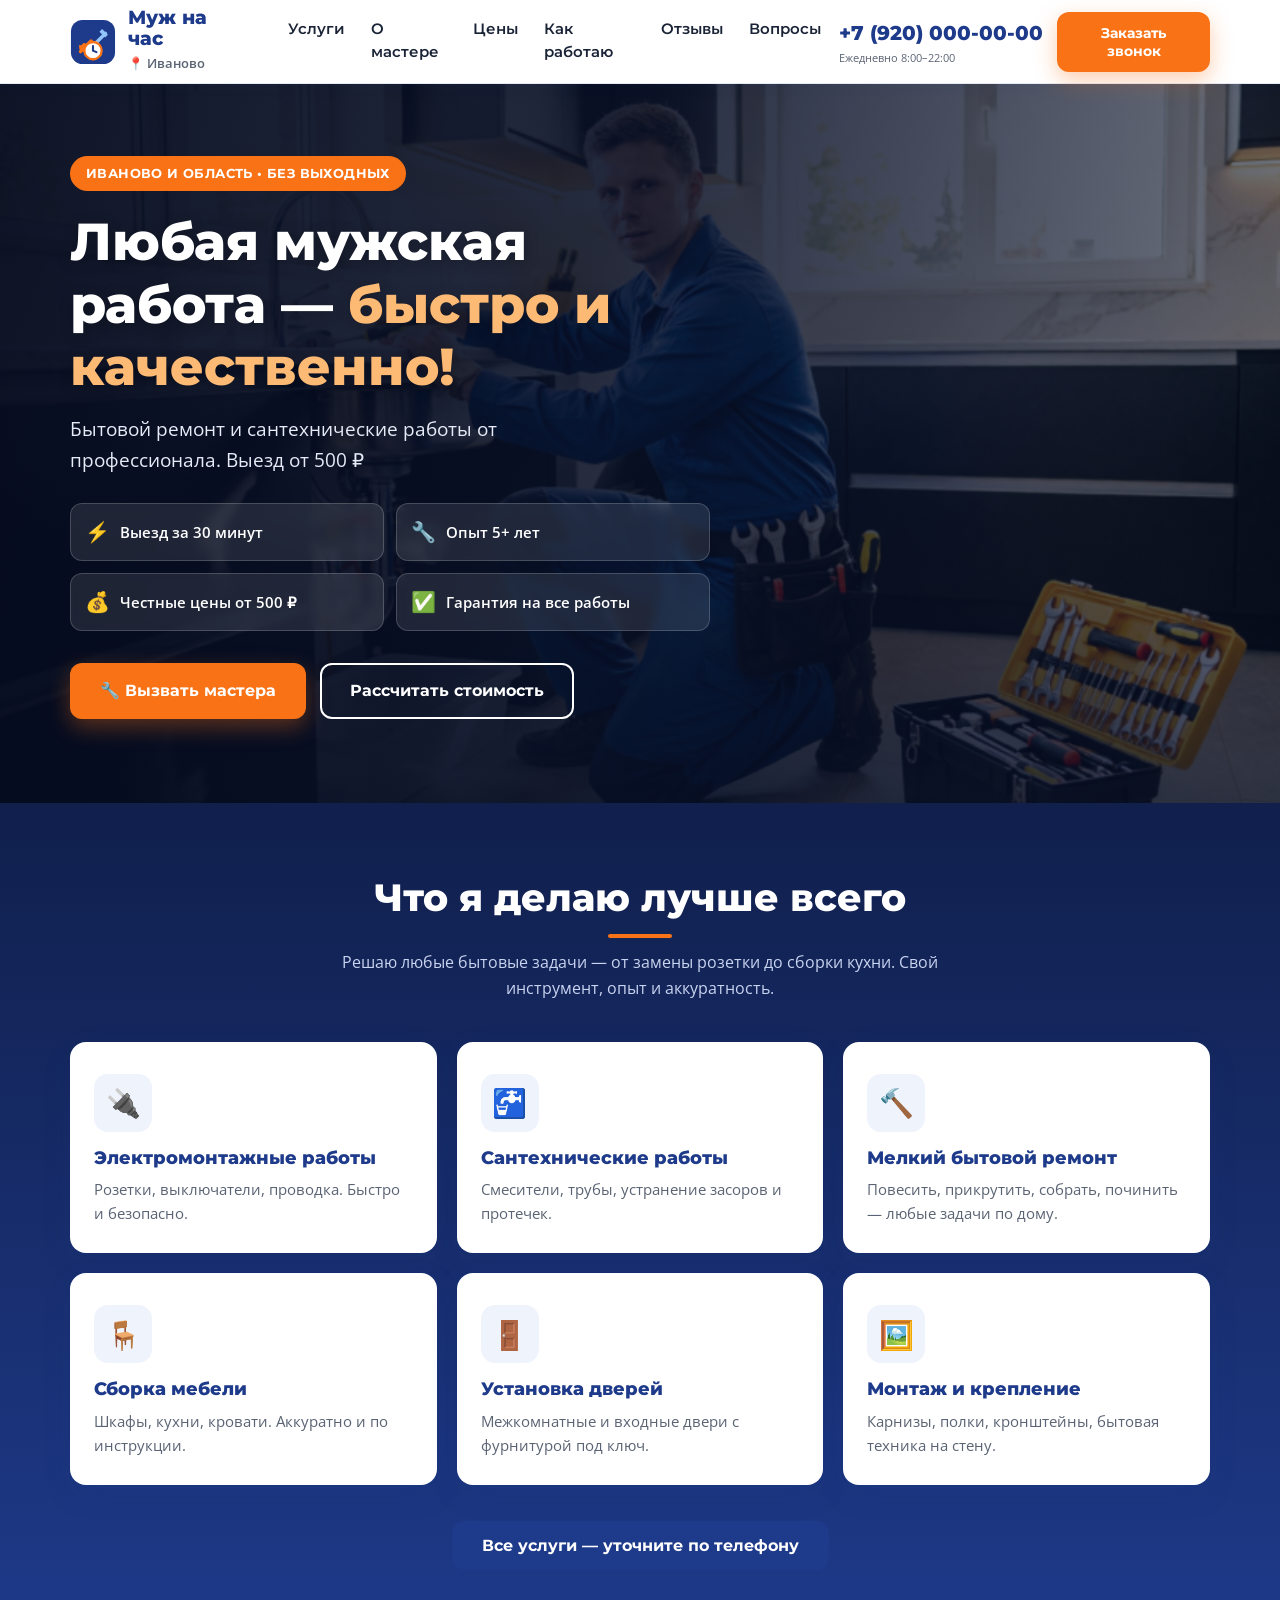
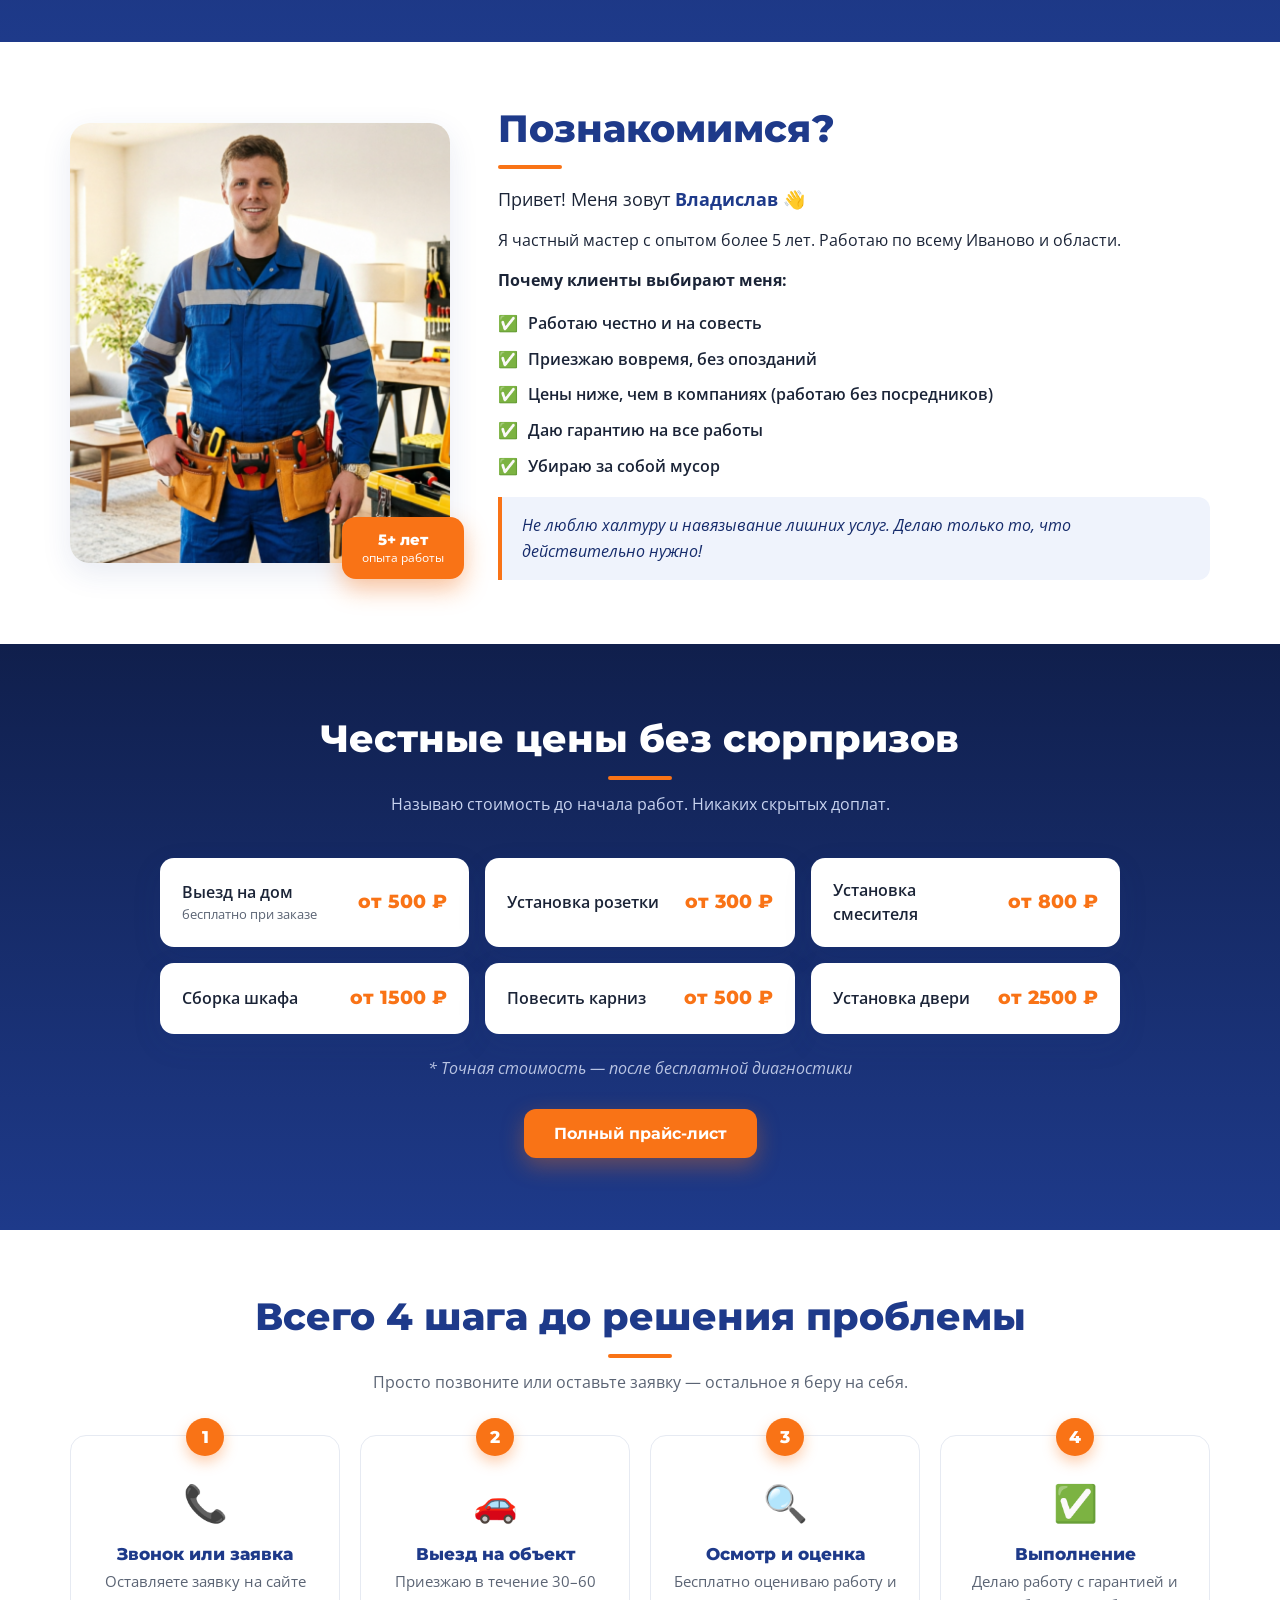
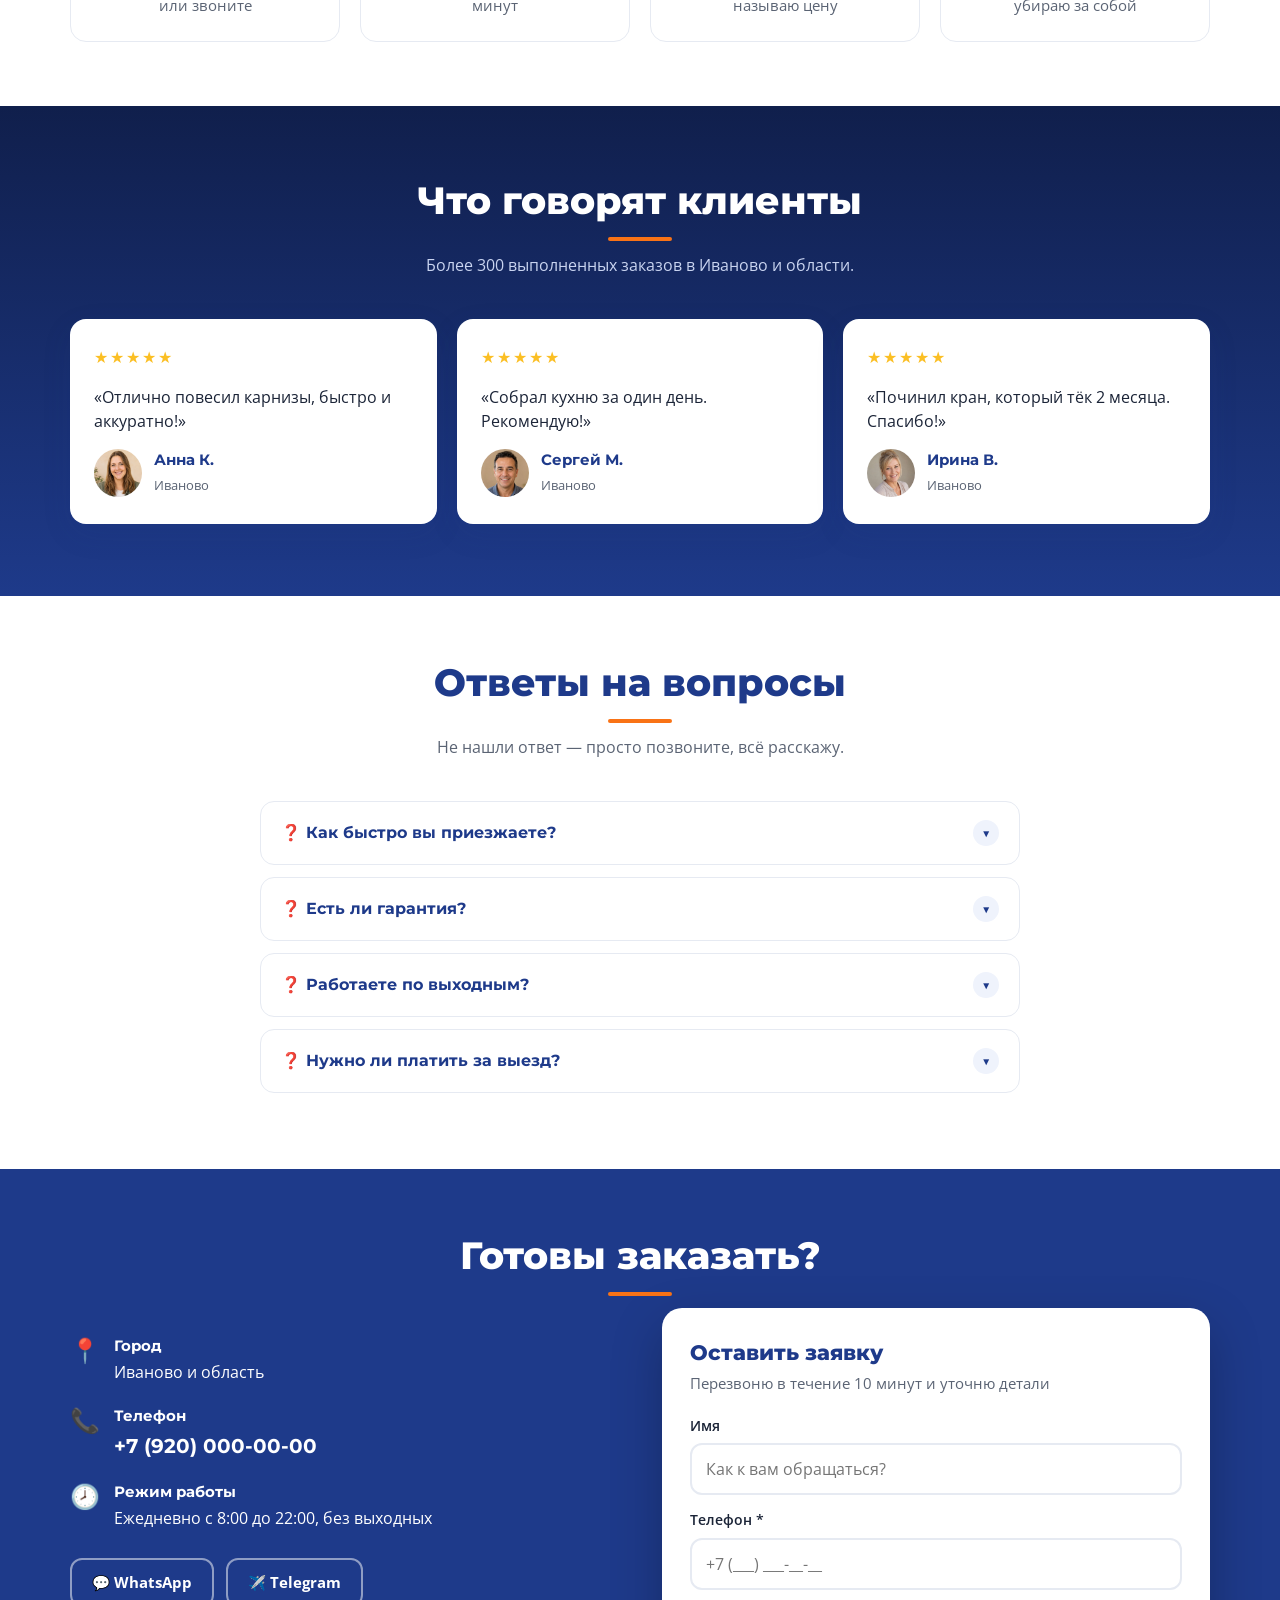
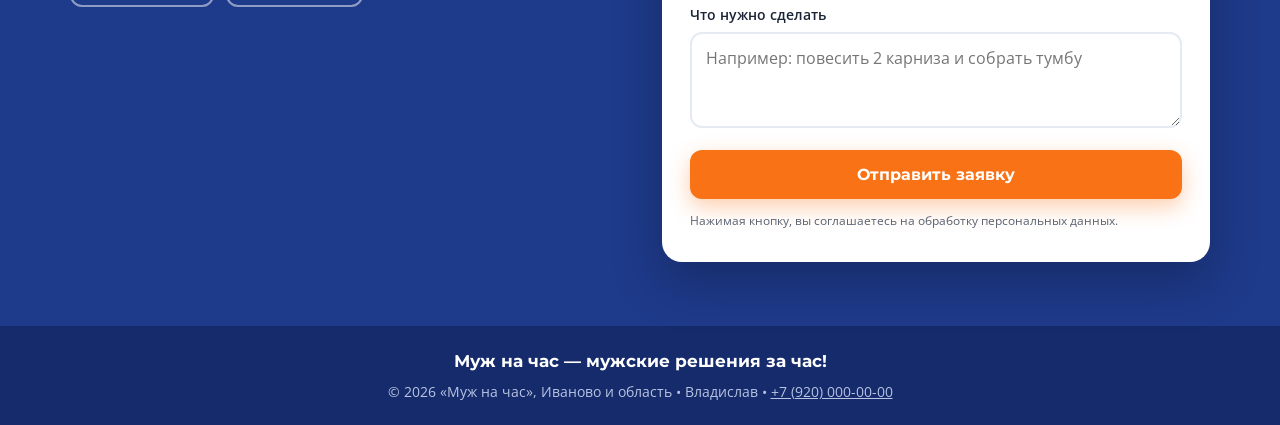
<file: muzh-na-chas/index.html>
<!DOCTYPE html>
<html lang="ru">
<head>
<meta charset="UTF-8">
<meta name="viewport" content="width=device-width, initial-scale=1.0">
<title>Муж на час в Иваново — мастер на все руки, выезд за 30 минут от 500 ₽</title>
<meta name="description" content="Муж на час в Иваново: электромонтаж, сантехника, мелкий бытовой ремонт, сборка мебели. Выезд за 30 минут, опыт 5+ лет, гарантия до 12 месяцев. Цены от 500 ₽. Звоните!">
<meta name="theme-color" content="#1E3A8A">

<!-- Open Graph -->
<meta property="og:title" content="Муж на час в Иваново — любая мужская работа быстро и качественно">
<meta property="og:description" content="Бытовой ремонт и сантехнические работы от профессионала. Выезд от 500 ₽, приезжаю за 30 минут.">
<meta property="og:type" content="website">
<meta property="og:locale" content="ru_RU">
<meta property="og:image" content="assets/hero-real.png">

<!-- Шрифты: Montserrat (заголовки) + Open Sans (текст) -->
<link rel="preconnect" href="https://fonts.googleapis.com">
<link rel="preconnect" href="https://fonts.gstatic.com" crossorigin>
<link href="https://fonts.googleapis.com/css2?family=Montserrat:wght@600;700;800&family=Open+Sans:wght@400;600&display=swap" rel="stylesheet">

<!-- Микроразметка Schema.org для локального бизнеса -->
<script type="application/ld+json">
{
  "@context": "https://schema.org",
  "@type": "HomeAndConstructionBusiness",
  "name": "Муж на час — Владислав",
  "description": "Бытовой ремонт, сантехнические и электромонтажные работы в Иваново и области. Выезд за 30 минут, гарантия до 12 месяцев.",
  "image": "assets/master-real.png",
  "telephone": "+79200000000",
  "priceRange": "от 500 ₽",
  "address": {
    "@type": "PostalAddress",
    "addressLocality": "Иваново",
    "addressRegion": "Ивановская область",
    "addressCountry": "RU"
  },
  "areaServed": "Иваново и Ивановская область",
  "openingHoursSpecification": {
    "@type": "OpeningHoursSpecification",
    "dayOfWeek": ["Monday","Tuesday","Wednesday","Thursday","Friday","Saturday","Sunday"],
    "opens": "08:00",
    "closes": "22:00"
  },
  "aggregateRating": {
    "@type": "AggregateRating",
    "ratingValue": "5.0",
    "reviewCount": "87"
  }
}
</script>

<!-- Yandex.Metrika: вставьте свой ID после ym(XXXXXXXX, — и раскомментируйте
<script type="text/javascript">
   (function(m,e,t,r,i,k,a){m[i]=m[i]||function(){(m[i].a=m[i].a||[]).push(arguments)};
   m[i].l=1*new Date();
   for (var j=0;j<document.scripts.length;j++){if (document.scripts[j].src===r){return;}}
   k=e.createElement(t),a=e.getElementsByTagName(t)[0],k.async=1,k.src=r,a.parentNode.insertBefore(k,a)})
   (window, document, "script", "https://mc.yandex.ru/metrika/tag.js", "ym");
   ym(XXXXXXXX, "init", { clickmap:true, trackLinks:true, accurateTrackBounce:true, webvisor:true });
</script>
-->

<style>
:root{
  --blue:#1E3A8A;
  --blue-dark:#152B6B;
  --blue-light:#EFF3FC;
  --orange:#F97316;
  --orange-dark:#E05E06;
  --ink:#1B2437;
  --gray:#5B6474;
  --line:#E6EAF2;
  --bg:#FFFFFF;
  --radius:16px;
  --shadow:0 10px 30px rgba(30,58,138,.10);
}
*{margin:0;padding:0;box-sizing:border-box}
html{scroll-behavior:smooth;scroll-padding-top:96px}
body{font-family:'Open Sans',Roboto,Arial,sans-serif;color:var(--ink);background:var(--bg);line-height:1.6;font-size:16px}
h1,h2,h3,h4{font-family:Montserrat,'Open Sans',Arial,sans-serif;font-weight:800;line-height:1.2}
img{max-width:100%;display:block}
.container{width:min(1140px,92%);margin:0 auto}
section{padding:64px 0}
.section-title{font-size:clamp(26px,4vw,38px);color:var(--blue);text-align:center;margin-bottom:12px}
.section-title::after{content:'';display:block;width:64px;height:4px;border-radius:2px;background:var(--orange);margin:14px auto 0}
.section-sub{text-align:center;color:var(--gray);max-width:640px;margin:0 auto 40px}
.services,.pricing,.reviews{background:linear-gradient(180deg,#101F4C 0%,#1E3A8A 100%)}
.services .section-title,.pricing .section-title,.reviews .section-title{color:#fff}
.services .section-sub,.pricing .section-sub,.reviews .section-sub{color:#C9D4F0}

/* Кнопки (мин. высота 48px — удобно для пальцев) */
.btn{display:inline-flex;align-items:center;justify-content:center;gap:10px;min-height:48px;padding:13px 28px;border-radius:12px;font-family:Montserrat,sans-serif;font-weight:700;font-size:16px;text-decoration:none;border:2px solid transparent;cursor:pointer;transition:transform .15s ease,box-shadow .15s ease,background .15s ease,color .15s ease;text-align:center}
.btn:active{transform:scale(.97)}
.btn-orange{background:var(--orange);color:#fff;box-shadow:0 8px 22px rgba(249,115,22,.35)}
.btn-orange:hover{background:var(--orange-dark)}
.btn-outline{background:#fff;color:var(--blue);border-color:var(--blue)}
.btn-outline:hover{background:var(--blue);color:#fff}
.btn-blue{background:var(--blue);color:#fff}
.btn-blue:hover{background:var(--blue-dark)}
.btn-block{width:100%}

/* Анимация появления при скролле */
.reveal{opacity:0;transform:translateY(26px);transition:opacity .6s ease,transform .6s ease}
.reveal.visible{opacity:1;transform:none}
@media (prefers-reduced-motion:reduce){
  html{scroll-behavior:auto}
  .reveal{opacity:1;transform:none;transition:none}
}

/* ===== HEADER ===== */
.header{position:sticky;top:0;z-index:100;background:rgba(255,255,255,.96);backdrop-filter:blur(8px);border-bottom:1px solid var(--line);box-shadow:0 2px 14px rgba(30,58,138,.06)}
.header-inner{display:flex;align-items:center;justify-content:space-between;gap:16px;min-height:72px;padding:8px 0}
.logo{display:flex;align-items:center;gap:12px;text-decoration:none}
.logo svg{flex:none}
.logo-name{font-family:Montserrat,sans-serif;font-weight:800;font-size:19px;color:var(--blue);line-height:1.1;display:block}
.logo-city{font-size:12.5px;color:var(--gray);font-weight:600}
.header-right{display:flex;align-items:center;gap:14px}
.header-phone{font-family:Montserrat,sans-serif;font-weight:800;font-size:20px;color:var(--blue);text-decoration:none;white-space:nowrap}
.header-phone small{display:block;font-family:'Open Sans',sans-serif;font-weight:400;font-size:11px;color:var(--gray)}
.header-phone:hover{color:var(--orange)}
.btn-header{min-height:44px;padding:10px 20px;font-size:14px}
.burger{display:none;background:none;border:0;cursor:pointer;padding:8px}
.burger span{display:block;width:26px;height:3px;background:var(--blue);border-radius:2px;margin:5px 0;transition:.25s}

/* Мобильное меню */
.mobile-menu{display:none;flex-direction:column;gap:6px;padding:12px 0 18px;border-top:1px solid var(--line)}
.mobile-menu.open{display:flex}
.mobile-menu a.nav-link{font-family:Montserrat,sans-serif;font-weight:600;color:var(--blue);text-decoration:none;padding:12px;border-radius:10px}
.mobile-menu a.nav-link:hover{background:var(--blue-light)}
.mobile-menu .btn{margin-top:8px}

.desktop-nav{display:flex;gap:22px;margin-right:auto;margin-left:28px}
.desktop-nav a{font-family:Montserrat,sans-serif;font-weight:600;font-size:14.5px;color:var(--ink);text-decoration:none;padding:8px 2px;border-bottom:2px solid transparent}
.desktop-nav a:hover{color:var(--blue);border-bottom-color:var(--orange)}

/* ===== HERO ===== */
.hero{position:relative;padding:0;background:var(--blue-dark);color:#fff}
.hero-bg{position:absolute;inset:0;background:url('assets/hero-real.png?v=3') center 35%/cover no-repeat}
.hero-bg::after{content:'';position:absolute;inset:0;background:linear-gradient(100deg,rgba(5,11,30,.96) 0%,rgba(7,15,38,.88) 45%,rgba(7,15,38,.55) 100%),linear-gradient(0deg,rgba(5,11,30,.55) 0%,rgba(5,11,30,0) 40%)}
.hero-inner{position:relative;z-index:1;padding:72px 0 84px;max-width:640px}
.hero-badge{display:inline-block;background:var(--orange);color:#fff;font-family:Montserrat,sans-serif;font-weight:700;font-size:13px;letter-spacing:.4px;padding:7px 16px;border-radius:100px;margin-bottom:20px;text-transform:uppercase}
.hero h1{font-size:clamp(30px,5vw,52px);margin-bottom:16px;text-shadow:0 2px 14px rgba(0,0,0,.25)}
.hero h1 span{color:#FDBA74}
.hero .lead{font-size:clamp(16px,2vw,19px);color:#E7EBF7;margin-bottom:28px;max-width:520px}
.hero-features{display:grid;grid-template-columns:repeat(2,minmax(0,1fr));gap:12px;margin-bottom:32px}
.hero-feature{display:flex;align-items:center;gap:10px;background:rgba(255,255,255,.10);border:1px solid rgba(255,255,255,.18);border-radius:12px;padding:12px 14px;font-weight:600;font-size:14.5px;backdrop-filter:blur(4px)}
.hero-feature .ico{font-size:20px;flex:none}
.hero-cta{display:flex;flex-wrap:wrap;gap:14px}
.hero-cta .btn-outline{background:transparent;color:#fff;border-color:#fff}
.hero-cta .btn-outline:hover{background:#fff;color:var(--blue)}

/* ===== УСЛУГИ ===== */
.services{padding:72px 0}
.services-grid{display:grid;grid-template-columns:repeat(auto-fit,minmax(300px,1fr));gap:20px}
.service-card{background:#fff;border-radius:var(--radius);padding:28px 24px;box-shadow:var(--shadow);border-top:4px solid transparent;transition:transform .2s ease,border-color .2s ease}
.service-card:hover{transform:translateY(-6px);border-top-color:var(--orange)}
.service-ico{width:58px;height:58px;border-radius:14px;background:var(--blue-light);display:flex;align-items:center;justify-content:center;font-size:28px;margin-bottom:16px}
.service-card h3{font-size:18px;color:var(--blue);margin-bottom:8px}
.service-card p{color:var(--gray);font-size:15px}
.services-more{text-align:center;margin-top:36px}

/* ===== О МАСТЕРЕ ===== */
.about-grid{display:grid;grid-template-columns:380px 1fr;gap:48px;align-items:center}
.about-photo{position:relative}
.about-photo img{border-radius:20px;box-shadow:var(--shadow);width:100%;object-fit:cover}
.about-photo img.main{height:440px;object-position:50% 22%}
.about-exp{position:absolute;right:-14px;bottom:-16px;background:var(--orange);color:#fff;border-radius:14px;padding:14px 20px;font-family:Montserrat,sans-serif;font-weight:800;font-size:15px;box-shadow:0 10px 24px rgba(249,115,22,.4);text-align:center;line-height:1.25}
.about-exp small{display:block;font-family:'Open Sans',sans-serif;font-weight:400;font-size:12px}
.about-text h2{text-align:left;margin-bottom:16px}
.about-text .section-title::after{margin:14px 0 0}
.about-text .hi{font-size:18px;margin-bottom:14px}
.about-text .hi b{color:var(--blue)}
.about-list{list-style:none;margin:18px 0;display:grid;gap:10px}
.about-list li{display:flex;gap:10px;align-items:flex-start;font-weight:600}
.about-list li::before{content:'✅';flex:none}
.about-quote{border-left:4px solid var(--orange);background:var(--blue-light);padding:16px 20px;border-radius:0 12px 12px 0;font-style:italic;color:var(--blue-dark);margin-top:18px}

/* ===== ЦЕНЫ ===== */
.pricing{padding:72px 0}
.price-grid{display:grid;grid-template-columns:repeat(auto-fit,minmax(280px,1fr));gap:16px;max-width:960px;margin:0 auto}
.price-card{background:#fff;border-radius:14px;padding:20px 22px;display:flex;align-items:center;justify-content:space-between;gap:14px;box-shadow:var(--shadow)}
.price-card .name{font-weight:600;font-size:15.5px}
.price-card .name small{display:block;font-weight:400;color:var(--gray);font-size:13px}
.price-card .val{font-family:Montserrat,sans-serif;font-weight:800;color:var(--orange);font-size:19px;white-space:nowrap}
.price-note{text-align:center;color:#B9C4E3;font-style:italic;margin:22px auto 28px}
.price-more{text-align:center}

/* ===== КАК Я РАБОТАЮ ===== */
.steps{display:grid;grid-template-columns:repeat(auto-fit,minmax(220px,1fr));gap:20px;counter-reset:step}
.step{position:relative;background:#fff;border:1px solid var(--line);border-radius:var(--radius);padding:30px 22px 24px;text-align:center;transition:box-shadow .2s ease}
.step:hover{box-shadow:var(--shadow)}
.step-num{position:absolute;top:-18px;left:50%;transform:translateX(-50%);width:38px;height:38px;border-radius:50%;background:var(--orange);color:#fff;font-family:Montserrat,sans-serif;font-weight:800;display:flex;align-items:center;justify-content:center;font-size:17px;box-shadow:0 6px 14px rgba(249,115,22,.35)}
.step .ico{font-size:36px;margin:8px 0 12px}
.step h3{font-size:17px;color:var(--blue);margin-bottom:6px}
.step p{color:var(--gray);font-size:14.5px}

/* ===== ОТЗЫВЫ ===== */
.reviews{padding:72px 0}
.reviews-grid{display:grid;grid-template-columns:repeat(auto-fit,minmax(280px,1fr));gap:20px}
.review-card{background:#fff;border-radius:var(--radius);padding:26px 24px;box-shadow:var(--shadow);display:flex;flex-direction:column;gap:14px}
.review-stars{color:#FBBF24;letter-spacing:2px;font-size:16px}
.review-text{font-size:15.5px;color:var(--ink)}
.review-author{display:flex;align-items:center;gap:12px;margin-top:auto}
.review-author img{width:48px;height:48px;border-radius:50%;object-fit:cover}
.review-author b{font-family:Montserrat,sans-serif;font-size:15px;color:var(--blue);display:block}
.review-author small{color:var(--gray)}

/* ===== FAQ ===== */
.faq{max-width:760px;margin:0 auto}
.faq-item{border:1px solid var(--line);border-radius:14px;margin-bottom:12px;overflow:hidden;background:#fff}
.faq-q{width:100%;display:flex;align-items:center;justify-content:space-between;gap:14px;background:none;border:0;font-family:Montserrat,sans-serif;font-weight:700;font-size:16px;color:var(--blue);text-align:left;padding:18px 20px;cursor:pointer;min-height:48px}
.faq-q .chev{flex:none;width:26px;height:26px;border-radius:50%;background:var(--blue-light);color:var(--blue);display:flex;align-items:center;justify-content:center;transition:transform .25s ease;font-size:14px}
.faq-item.open .chev{transform:rotate(180deg);background:var(--orange);color:#fff}
.faq-a{max-height:0;overflow:hidden;transition:max-height .3s ease}
.faq-a p{padding:0 20px 18px;color:var(--gray)}

/* ===== КОНТАКТЫ / FOOTER ===== */
.contacts{background:var(--blue);color:#fff}
.contacts .section-title{color:#fff}
.contacts-grid{display:grid;grid-template-columns:1fr 1fr;gap:44px;align-items:start}
.contact-list{list-style:none;display:grid;gap:18px;margin-top:26px}
.contact-list li{display:flex;gap:14px;align-items:flex-start}
.contact-list .ico{font-size:24px;flex:none;line-height:1.3}
.contact-list b{display:block;font-family:Montserrat,sans-serif;font-size:15px;margin-bottom:2px}
.contact-list a{color:#fff;font-weight:700;font-size:20px;text-decoration:none;font-family:Montserrat,sans-serif}
.contact-list a:hover{color:#FDBA74}
.messengers{display:flex;gap:12px;margin-top:26px}
.msg-link{display:inline-flex;align-items:center;gap:8px;padding:11px 20px;border-radius:12px;font-weight:700;font-size:14.5px;text-decoration:none;border:2px solid rgba(255,255,255,.5);color:#fff;transition:background .15s ease;min-height:46px}
.msg-link:hover{background:rgba(255,255,255,.14)}
.form-card{background:#fff;border-radius:20px;padding:32px 28px;color:var(--ink);box-shadow:0 20px 50px rgba(0,0,0,.25)}
.form-card h3{color:var(--blue);font-size:21px;margin-bottom:6px}
.form-card .form-sub{color:var(--gray);font-size:14.5px;margin-bottom:20px}
.field{margin-bottom:14px}
.field label{display:block;font-weight:600;font-size:14px;margin-bottom:6px}
.field input,.field textarea{width:100%;border:2px solid var(--line);border-radius:12px;padding:13px 14px;font-family:'Open Sans',sans-serif;font-size:16px;color:var(--ink);outline:none;transition:border-color .15s ease;min-height:48px}
.field textarea{resize:vertical;min-height:96px}
.field input:focus,.field textarea:focus{border-color:var(--orange)}
.form-note{font-size:12px;color:var(--gray);margin-top:12px}
.form-success{display:none;text-align:center;padding:26px 8px}
.form-success .big{font-size:46px;margin-bottom:10px}
.form-success h4{color:var(--blue);margin-bottom:6px}

.footer-bottom{background:var(--blue-dark);color:#B9C4E3;text-align:center;padding:22px 0;font-size:14px}
.footer-slogan{font-family:Montserrat,sans-serif;font-weight:700;color:#fff;font-size:17px;margin-bottom:6px}

/* Кнопка "Наверх" */
.to-top{position:fixed;right:20px;bottom:20px;width:52px;height:52px;border-radius:50%;background:var(--orange);color:#fff;border:0;font-size:22px;cursor:pointer;box-shadow:0 10px 24px rgba(249,115,22,.45);opacity:0;visibility:hidden;transform:translateY(12px);transition:.25s ease;z-index:90}
.to-top.show{opacity:1;visibility:visible;transform:none}

/* Модальное окно "Заказать звонок" */
.modal-backdrop{position:fixed;inset:0;background:rgba(15,23,42,.6);display:none;align-items:center;justify-content:center;z-index:200;padding:20px}
.modal-backdrop.open{display:flex}
.modal{background:#fff;border-radius:20px;padding:30px 26px;max-width:420px;width:100%;position:relative;box-shadow:0 30px 80px rgba(0,0,0,.35)}
.modal h3{color:var(--blue);font-size:21px;margin-bottom:6px}
.modal .form-sub{color:var(--gray);font-size:14.5px;margin-bottom:18px}
.modal-close{position:absolute;top:12px;right:12px;width:40px;height:40px;border:0;border-radius:50%;background:var(--blue-light);color:var(--blue);font-size:18px;cursor:pointer}

/* ===== АДАПТИВ ===== */
@media (max-width:1000px){
  .desktop-nav{display:none}
  .about-grid{grid-template-columns:1fr;gap:36px}
  .about-photo{max-width:380px;margin:0 auto}
  .contacts-grid{grid-template-columns:1fr}
}
@media (max-width:720px){
  section{padding:48px 0}
  .burger{display:block}
  .header-phone{font-size:17px}
  .header-phone small{display:none}
  .btn-header{display:none}
  .hero-inner{padding:56px 0 64px}
  .hero-features{grid-template-columns:1fr}
  .hero-cta .btn{width:100%}
  .price-card{flex-wrap:wrap}
}
@media (max-width:420px){
  .logo-city{display:none}
  .header-phone{font-size:15.5px}
}
</style>
</head>
<body>

<!-- ===== 1. HEADER ===== -->
<header class="header">
  <div class="container">
    <div class="header-inner">
      <a href="#top" class="logo" aria-label="Муж на час — Иваново">
        <svg width="46" height="46" viewBox="0 0 48 48" fill="none" xmlns="http://www.w3.org/2000/svg" aria-hidden="true">
          <rect x="1" y="1" width="46" height="46" rx="12" fill="#1E3A8A"/>
          <!-- гаечный ключ -->
          <path d="M11 34 L22 23" stroke="#F97316" stroke-width="3.6" stroke-linecap="round"/>
          <path d="M9.5 29.5 a4.6 4.6 0 1 0 4.5-4.5 l-2.2 2.3 -2.3-0.1z" fill="#F97316"/>
          <!-- молоток -->
          <path d="M27 25 L37 15" stroke="#93C5FD" stroke-width="3.6" stroke-linecap="round"/>
          <path d="M33.5 10.5 l6 6 -2.8 2.8 -6 -6z" fill="#93C5FD"/>
          <!-- часы -->
          <circle cx="24" cy="33" r="9" fill="#fff" stroke="#F97316" stroke-width="2.4"/>
          <path d="M24 33 L24 28.2 M24 33 L27.6 34.6" stroke="#1E3A8A" stroke-width="2.2" stroke-linecap="round"/>
        </svg>
        <span>
          <span class="logo-name">Муж на час</span>
          <span class="logo-city">📍 Иваново</span>
        </span>
      </a>

      <nav class="desktop-nav" aria-label="Основная навигация">
        <a href="#services">Услуги</a>
        <a href="#about">О мастере</a>
        <a href="#pricing">Цены</a>
        <a href="#process">Как работаю</a>
        <a href="#reviews">Отзывы</a>
        <a href="#faq">Вопросы</a>
      </nav>

      <div class="header-right">
        <a class="header-phone" href="tel:+79200000000">+7 (920) 000-00-00<small>Ежедневно 8:00–22:00</small></a>
        <button class="btn btn-orange btn-header" data-callback>Заказать звонок</button>
        <button class="burger" aria-label="Открыть меню" onclick="document.getElementById('mobileMenu').classList.toggle('open')">
          <span></span><span></span><span></span>
        </button>
      </div>
    </div>

    <nav class="mobile-menu" id="mobileMenu" aria-label="Мобильное меню">
      <a class="nav-link" href="#services">Услуги</a>
      <a class="nav-link" href="#about">О мастере</a>
      <a class="nav-link" href="#pricing">Цены</a>
      <a class="nav-link" href="#process">Как работаю</a>
      <a class="nav-link" href="#reviews">Отзывы</a>
      <a class="nav-link" href="#faq">Вопросы</a>
      <button class="btn btn-orange btn-block" data-callback>Заказать звонок</button>
    </nav>
  </div>
</header>

<!-- ===== 2. HERO ===== -->
<section class="hero" id="top">
  <div class="hero-bg" role="img" aria-label="Мастер за работой"></div>
  <div class="container">
    <div class="hero-inner">
      <span class="hero-badge">Иваново и область • Без выходных</span>
      <h1>Любая мужская работа — <span>быстро и качественно!</span></h1>
      <p class="lead">Бытовой ремонт и сантехнические работы от профессионала. Выезд от 500 ₽</p>

      <div class="hero-features">
        <div class="hero-feature"><span class="ico">⚡</span> Выезд за 30 минут</div>
        <div class="hero-feature"><span class="ico">🔧</span> Опыт 5+ лет</div>
        <div class="hero-feature"><span class="ico">💰</span> Честные цены от 500 ₽</div>
        <div class="hero-feature"><span class="ico">✅</span> Гарантия на все работы</div>
      </div>

      <div class="hero-cta">
        <a href="#contacts" class="btn btn-orange">🔧 Вызвать мастера</a>
        <a href="#pricing" class="btn btn-outline">Рассчитать стоимость</a>
      </div>
    </div>
  </div>
</section>

<!-- ===== 3. УСЛУГИ ===== -->
<section class="services" id="services">
  <div class="container">
    <h2 class="section-title reveal">Что я делаю лучше всего</h2>
    <p class="section-sub reveal">Решаю любые бытовые задачи — от замены розетки до сборки кухни. Свой инструмент, опыт и аккуратность.</p>

    <div class="services-grid">
      <article class="service-card reveal">
        <div class="service-ico">🔌</div>
        <h3>Электромонтажные работы</h3>
        <p>Розетки, выключатели, проводка. Быстро и безопасно.</p>
      </article>
      <article class="service-card reveal">
        <div class="service-ico">🚰</div>
        <h3>Сантехнические работы</h3>
        <p>Смесители, трубы, устранение засоров и протечек.</p>
      </article>
      <article class="service-card reveal">
        <div class="service-ico">🔨</div>
        <h3>Мелкий бытовой ремонт</h3>
        <p>Повесить, прикрутить, собрать, починить — любые задачи по дому.</p>
      </article>
      <article class="service-card reveal">
        <div class="service-ico">🪑</div>
        <h3>Сборка мебели</h3>
        <p>Шкафы, кухни, кровати. Аккуратно и по инструкции.</p>
      </article>
      <article class="service-card reveal">
        <div class="service-ico">🚪</div>
        <h3>Установка дверей</h3>
        <p>Межкомнатные и входные двери с фурнитурой под ключ.</p>
      </article>
      <article class="service-card reveal">
        <div class="service-ico">🖼️</div>
        <h3>Монтаж и крепление</h3>
        <p>Карнизы, полки, кронштейны, бытовая техника на стену.</p>
      </article>
    </div>

    <div class="services-more reveal">
      <button class="btn btn-blue" data-callback>Все услуги — уточните по телефону</button>
    </div>
  </div>
</section>

<!-- ===== 4. О МАСТЕРЕ ===== -->
<section id="about">
  <div class="container">
    <div class="about-grid">
      <div class="about-photo reveal">
        <img class="main" src="assets/master-real.png?v=3" alt="Владислав — частный мастер, Муж на час в Иваново" loading="lazy">
        <div class="about-exp">5+ лет<small>опыта работы</small></div>
      </div>
      <div class="about-text reveal">
        <h2 class="section-title">Познакомимся?</h2>
        <p class="hi">Привет! Меня зовут <b>Владислав</b> 👋</p>
        <p>Я частный мастер с опытом более 5 лет. Работаю по всему Иваново и области.</p>
        <p style="margin-top:14px"><b>Почему клиенты выбирают меня:</b></p>
        <ul class="about-list">
          <li>Работаю честно и на совесть</li>
          <li>Приезжаю вовремя, без опозданий</li>
          <li>Цены ниже, чем в компаниях (работаю без посредников)</li>
          <li>Даю гарантию на все работы</li>
          <li>Убираю за собой мусор</li>
        </ul>
        <div class="about-quote">Не люблю халтуру и навязывание лишних услуг. Делаю только то, что действительно нужно!</div>
      </div>
    </div>
  </div>
</section>

<!-- ===== 5. ЦЕНЫ ===== -->
<section class="pricing" id="pricing">
  <div class="container">
    <h2 class="section-title reveal">Честные цены без сюрпризов</h2>
    <p class="section-sub reveal">Называю стоимость до начала работ. Никаких скрытых доплат.</p>

    <div class="price-grid">
      <div class="price-card reveal"><span class="name">Выезд на дом<small>бесплатно при заказе</small></span><span class="val">от 500 ₽</span></div>
      <div class="price-card reveal"><span class="name">Установка розетки</span><span class="val">от 300 ₽</span></div>
      <div class="price-card reveal"><span class="name">Установка смесителя</span><span class="val">от 800 ₽</span></div>
      <div class="price-card reveal"><span class="name">Сборка шкафа</span><span class="val">от 1500 ₽</span></div>
      <div class="price-card reveal"><span class="name">Повесить карниз</span><span class="val">от 500 ₽</span></div>
      <div class="price-card reveal"><span class="name">Установка двери</span><span class="val">от 2500 ₽</span></div>
    </div>

    <p class="price-note reveal">* Точная стоимость — после бесплатной диагностики</p>
    <div class="price-more reveal">
      <button class="btn btn-orange" data-callback>Полный прайс-лист</button>
    </div>
  </div>
</section>

<!-- ===== 6. КАК Я РАБОТАЮ ===== -->
<section id="process">
  <div class="container">
    <h2 class="section-title reveal">Всего 4 шага до решения проблемы</h2>
    <p class="section-sub reveal">Просто позвоните или оставьте заявку — остальное я беру на себя.</p>

    <div class="steps">
      <div class="step reveal">
        <span class="step-num">1</span>
        <div class="ico">📞</div>
        <h3>Звонок или заявка</h3>
        <p>Оставляете заявку на сайте или звоните</p>
      </div>
      <div class="step reveal">
        <span class="step-num">2</span>
        <div class="ico">🚗</div>
        <h3>Выезд на объект</h3>
        <p>Приезжаю в течение 30–60 минут</p>
      </div>
      <div class="step reveal">
        <span class="step-num">3</span>
        <div class="ico">🔍</div>
        <h3>Осмотр и оценка</h3>
        <p>Бесплатно оцениваю работу и называю цену</p>
      </div>
      <div class="step reveal">
        <span class="step-num">4</span>
        <div class="ico">✅</div>
        <h3>Выполнение</h3>
        <p>Делаю работу с гарантией и убираю за собой</p>
      </div>
    </div>
  </div>
</section>

<!-- ===== 7. ОТЗЫВЫ ===== -->
<section class="reviews" id="reviews">
  <div class="container">
    <h2 class="section-title reveal">Что говорят клиенты</h2>
    <p class="section-sub reveal">Более 300 выполненных заказов в Иваново и области.</p>

    <div class="reviews-grid">
      <article class="review-card reveal">
        <div class="review-stars" aria-label="Оценка 5 из 5">★★★★★</div>
        <p class="review-text">«Отлично повесил карнизы, быстро и аккуратно!»</p>
        <div class="review-author">
          <img src="assets/avatar-anna.jpg?v=2" alt="Анна К." loading="lazy">
          <span><b>Анна К.</b><small>Иваново</small></span>
        </div>
      </article>
      <article class="review-card reveal">
        <div class="review-stars" aria-label="Оценка 5 из 5">★★★★★</div>
        <p class="review-text">«Собрал кухню за один день. Рекомендую!»</p>
        <div class="review-author">
          <img src="assets/avatar-sergey.jpg?v=2" alt="Сергей М." loading="lazy">
          <span><b>Сергей М.</b><small>Иваново</small></span>
        </div>
      </article>
      <article class="review-card reveal">
        <div class="review-stars" aria-label="Оценка 5 из 5">★★★★★</div>
        <p class="review-text">«Починил кран, который тёк 2 месяца. Спасибо!»</p>
        <div class="review-author">
          <img src="assets/avatar-irina.jpg?v=2" alt="Ирина В." loading="lazy">
          <span><b>Ирина В.</b><small>Иваново</small></span>
        </div>
      </article>
    </div>
  </div>
</section>

<!-- ===== 8. FAQ ===== -->
<section id="faq">
  <div class="container">
    <h2 class="section-title reveal">Ответы на вопросы</h2>
    <p class="section-sub reveal">Не нашли ответ — просто позвоните, всё расскажу.</p>

    <div class="faq">
      <div class="faq-item reveal">
        <button class="faq-q" aria-expanded="false">❓ Как быстро вы приезжаете? <span class="chev">▼</span></button>
        <div class="faq-a"><p>Обычно в течение 30–60 минут после звонка. Если удобно в другое время — приеду точно к назначенному часу.</p></div>
      </div>
      <div class="faq-item reveal">
        <button class="faq-q" aria-expanded="false">❓ Есть ли гарантия? <span class="chev">▼</span></button>
        <div class="faq-a"><p>Да, даю гарантию до 12 месяцев на все работы. Если что-то пойдёт не так — приеду и исправлю бесплатно.</p></div>
      </div>
      <div class="faq-item reveal">
        <button class="faq-q" aria-expanded="false">❓ Работаете по выходным? <span class="chev">▼</span></button>
        <div class="faq-a"><p>Да, работаю без выходных с 8:00 до 22:00 — звоните в любой удобный день.</p></div>
      </div>
      <div class="faq-item reveal">
        <button class="faq-q" aria-expanded="false">❓ Нужно ли платить за выезд? <span class="chev">▼</span></button>
        <div class="faq-a"><p>Выезд бесплатный при заказе работ. Диагностика и оценка стоимости — тоже бесплатно.</p></div>
      </div>
    </div>
  </div>
</section>

<!-- ===== 9. КОНТАКТЫ ===== -->
<section class="contacts" id="contacts">
  <div class="container">
    <h2 class="section-title reveal">Готовы заказать?</h2>
    <div class="contacts-grid">
      <div class="reveal">
        <ul class="contact-list">
          <li><span class="ico">📍</span><span><b>Город</b>Иваново и область</span></li>
          <li><span class="ico">📞</span><span><b>Телефон</b><a href="tel:+79200000000">+7 (920) 000-00-00</a></span></li>
          <li><span class="ico">🕗</span><span><b>Режим работы</b>Ежедневно с 8:00 до 22:00, без выходных</span></li>
        </ul>
        <div class="messengers">
          <a class="msg-link" href="https://wa.me/79200000000" target="_blank" rel="noopener">💬 WhatsApp</a>
          <a class="msg-link" href="https://t.me/username" target="_blank" rel="noopener">✈️ Telegram</a>
        </div>
      </div>

      <div class="form-card reveal">
        <form id="leadForm" novalidate>
          <h3>Оставить заявку</h3>
          <p class="form-sub">Перезвоню в течение 10 минут и уточню детали</p>
          <div class="field">
            <label for="leadName">Имя</label>
            <input type="text" id="leadName" name="name" placeholder="Как к вам обращаться?" required>
          </div>
          <div class="field">
            <label for="leadPhone">Телефон *</label>
            <input type="tel" id="leadPhone" name="phone" placeholder="+7 (___) ___-__-__" required pattern="[\d\s()+\-]{10,18}">
          </div>
          <div class="field">
            <label for="leadTask">Что нужно сделать</label>
            <textarea id="leadTask" name="task" placeholder="Например: повесить 2 карниза и собрать тумбу"></textarea>
          </div>
          <button type="submit" class="btn btn-orange btn-block">Отправить заявку</button>
          <p class="form-note">Нажимая кнопку, вы соглашаетесь на обработку персональных данных.</p>
        </form>
        <div class="form-success" id="formSuccess">
          <div class="big">🎉</div>
          <h4>Заявка отправлена!</h4>
          <p>Спасибо! Я перезвоню вам в ближайшее время.</p>
        </div>
      </div>
    </div>
  </div>
</section>

<footer class="footer-bottom">
  <div class="container">
    <p class="footer-slogan">Муж на час — мужские решения за час!</p>
    <p>© 2026 «Муж на час», Иваново и область • Владислав • <a href="tel:+79200000000" style="color:#B9C4E3">+7 (920) 000-00-00</a></p>
  </div>
</footer>

<!-- Кнопка "Наверх" -->
<button class="to-top" id="toTop" aria-label="Наверх">↑</button>

<!-- Модальное окно "Заказать звонок" -->
<div class="modal-backdrop" id="callbackModal" role="dialog" aria-modal="true" aria-labelledby="cbTitle">
  <div class="modal">
    <button class="modal-close" data-close aria-label="Закрыть">✕</button>
    <form id="callbackForm" novalidate>
      <h3 id="cbTitle">Заказать звонок</h3>
      <p class="form-sub">Оставьте номер — перезвоню в течение 10 минут</p>
      <div class="field">
        <label for="cbName">Имя</label>
        <input type="text" id="cbName" name="name" placeholder="Ваше имя" required>
      </div>
      <div class="field">
        <label for="cbPhone">Телефон *</label>
        <input type="tel" id="cbPhone" name="phone" placeholder="+7 (___) ___-__-__" required pattern="[\d\s()+\-]{10,18}">
      </div>
      <button type="submit" class="btn btn-orange btn-block">Жду звонка</button>
      <p class="form-note">Нажимая кнопку, вы соглашаетесь на обработку персональных данных.</p>
    </form>
    <div class="form-success" id="cbSuccess">
      <div class="big">📞</div>
      <h4>Спасибо!</h4>
      <p>Скоро наберу ваш номер.</p>
    </div>
  </div>
</div>

<script>
// ===== Плавное появление при скролле =====
(function(){
  var items = document.querySelectorAll('.reveal');
  if (!('IntersectionObserver' in window)) {
    items.forEach(function(el){ el.classList.add('visible'); });
    return;
  }
  var io = new IntersectionObserver(function(entries){
    entries.forEach(function(e){
      if (e.isIntersecting) { e.target.classList.add('visible'); io.unobserve(e.target); }
    });
  }, {threshold:.12});
  items.forEach(function(el){ io.observe(el); });
})();

// ===== FAQ аккордеон =====
document.querySelectorAll('.faq-q').forEach(function(btn){
  btn.addEventListener('click', function(){
    var item = btn.parentElement;
    var answer = item.querySelector('.faq-a');
    var open = item.classList.contains('open');
    document.querySelectorAll('.faq-item.open').forEach(function(o){
      o.classList.remove('open');
      o.querySelector('.faq-a').style.maxHeight = null;
      o.querySelector('.faq-q').setAttribute('aria-expanded','false');
    });
    if (!open) {
      item.classList.add('open');
      answer.style.maxHeight = answer.scrollHeight + 'px';
      btn.setAttribute('aria-expanded','true');
    }
  });
});

// ===== Кнопка "Наверх" =====
(function(){
  var btn = document.getElementById('toTop');
  window.addEventListener('scroll', function(){
    btn.classList.toggle('show', window.scrollY > 600);
  }, {passive:true});
  btn.addEventListener('click', function(){ window.scrollTo({top:0, behavior:'smooth'}); });
})();

// ===== Модальное окно "Заказать звонок" =====
(function(){
  var modal = document.getElementById('callbackModal');
  function openModal(){ modal.classList.add('open'); document.body.style.overflow='hidden'; }
  function closeModal(){ modal.classList.remove('open'); document.body.style.overflow=''; }
  document.querySelectorAll('[data-callback]').forEach(function(b){ b.addEventListener('click', openModal); });
  modal.querySelectorAll('[data-close]').forEach(function(b){ b.addEventListener('click', closeModal); });
  modal.addEventListener('click', function(e){ if (e.target === modal) closeModal(); });
  document.addEventListener('keydown', function(e){ if (e.key === 'Escape') closeModal(); });
  window.closeCallbackModal = closeModal;
})();

// ===== Формы: валидация + успех + цели Метрики =====
function wireForm(formId, successId, goalName, keepFormVisible){
  var form = document.getElementById(formId);
  var success = document.getElementById(successId);
  if (!form) return;
  form.addEventListener('submit', function(e){
    e.preventDefault();
    if (!form.checkValidity()) { form.reportValidity(); return; }
    // Здесь подключите отправку данных (например, fetch на backend, Telegram-бот или почту)
    form.style.display = 'none';
    success.style.display = 'block';
    if (keepFormVisible) {
      setTimeout(function(){
        if (window.closeCallbackModal) window.closeCallbackModal();
        setTimeout(function(){ form.reset(); form.style.display=''; success.style.display='none'; }, 300);
      }, 2200);
    }
    // Яндекс.Метрика: цель на заявку
    if (typeof ym === 'function') { ym(ymCounterId, 'reachGoal', goalName); }
    console.log('[lead]', goalName, Object.fromEntries(new FormData(form)));
  });
}
var ymCounterId = 0; // замените на ваш номер счётчика Метрики
wireForm('leadForm', 'formSuccess', 'lead_submit', false);
wireForm('callbackForm', 'cbSuccess', 'callback_submit', true);

// Закрытие мобильного меню при клике по ссылке
document.querySelectorAll('#mobileMenu a').forEach(function(a){
  a.addEventListener('click', function(){ document.getElementById('mobileMenu').classList.remove('open'); });
});
</script>
</body>
</html>
</file>
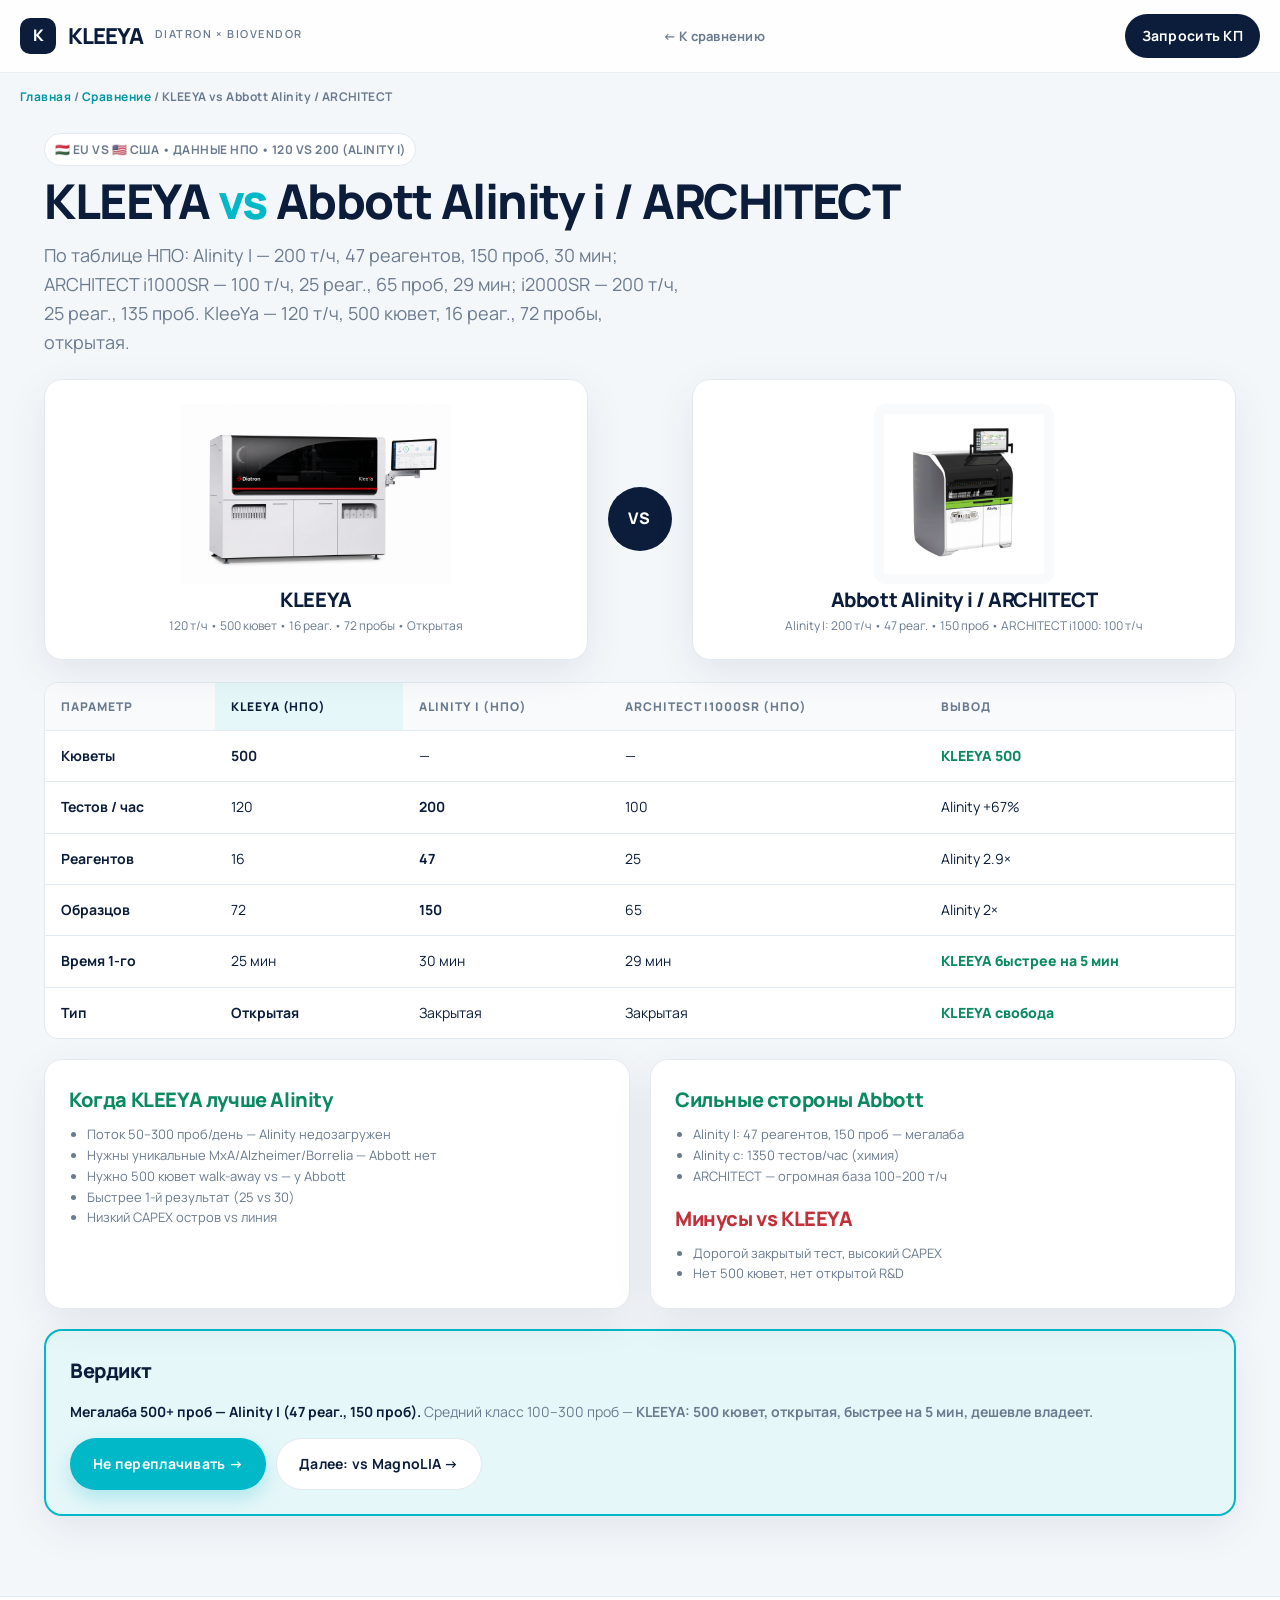
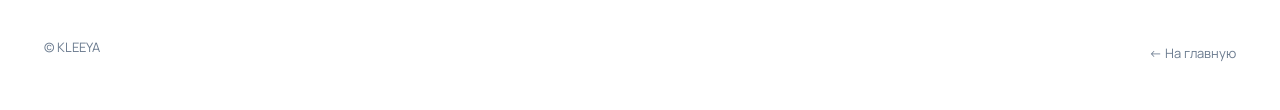
<file: compare-abbott.html>
<!DOCTYPE html>
<html lang="ru">
<head>
<meta charset="UTF-8">
<meta name="viewport" content="width=device-width, initial-scale=1.0">
<title>KLEEYA vs Abbott Alinity i / ARCHITECT — сравнение</title>
<link href="https://fonts.googleapis.com/css2?family=Manrope:wght@400;600;700;800&display=swap" rel="stylesheet">
<link rel="stylesheet" href="assets/style.css">
</head>
<body>
<header class="header"><div class="container header-inner"><a href="index.html" class="logo"><span class="logo-mark">K</span> KLEEYA <small>Diatron × BioVendor</small></a><nav class="nav"><a href="index.html#compare">← К сравнению</a></nav><a href="index.html#cta" class="btn btn-dark" style="padding:10px 16px">Запросить КП</a></div></header>
<div class="container breadcrumb"><a href="index.html">Главная</a> / <a href="index.html#compare">Сравнение</a> / KLEEYA vs Abbott Alinity / ARCHITECT</div>
<section class="section" style="padding-top:12px">
<div class="container">
<div class="badge">🇭🇺 EU vs 🇺🇸 США • Данные НПО • 120 vs 200 (Alinity I)</div>
<h1 style="margin-top:12px">KLEEYA <span style="color:var(--teal)">vs</span> Abbott Alinity i / ARCHITECT</h1>
<p class="lead">По таблице НПО: Alinity I — 200 т/ч, 47 реагентов, 150 проб, 30 мин; ARCHITECT i1000SR — 100 т/ч, 25 реаг., 65 проб, 29 мин; i2000SR — 200 т/ч, 25 реаг., 135 проб. KleeYa — 120 т/ч, 500 кювет, 16 реаг., 72 пробы, открытая.</p>
<div class="grid vs-grid" style="margin-top:22px">
  <div class="card card-pad" style="text-align:center"><img src="assets/kleeya-hero-real.png" alt="KLEEYA" style="height:180px;object-fit:contain;margin:0 auto"><h3>KLEEYA</h3><div class="muted" style="font-size:12px">120 т/ч • 500 кювет • 16 реаг. • 72 пробы • Открытая</div></div>
  <div class="vs-center">VS</div>
  <div class="card card-pad" style="text-align:center"><img src="assets/compare/abbott-alinity-i-chemiluminescence-immun-1.jpg" alt="Abbott" style="height:180px;object-fit:contain;margin:0 auto;background:#F8FAFC;border-radius:12px;padding:10px"><h3>Abbott Alinity i / ARCHITECT</h3><div class="muted" style="font-size:12px">Alinity I: 200 т/ч • 47 реаг. • 150 проб • ARCHITECT i1000: 100 т/ч</div></div>
</div>
<div class="table-wrap" style="margin-top:22px">
<table>
<thead><tr><th>Параметр</th><th style="background:#E6F7F9;color:var(--navy)">KLEEYA (НПО)</th><th>Alinity I (НПО)</th><th>ARCHITECT i1000SR (НПО)</th><th>Вывод</th></tr></thead>
<tbody>
<tr><td><b>Кюветы</b></td><td><b>500</b></td><td>—</td><td>—</td><td class="pos">KLEEYA 500</td></tr>
<tr><td><b>Тестов / час</b></td><td>120</td><td><b>200</b></td><td>100</td><td>Alinity +67%</td></tr>
<tr><td><b>Реагентов</b></td><td>16</td><td><b>47</b></td><td>25</td><td>Alinity 2.9×</td></tr>
<tr><td><b>Образцов</b></td><td>72</td><td><b>150</b></td><td>65</td><td>Alinity 2×</td></tr>
<tr><td><b>Время 1-го</b></td><td>25 мин</td><td>30 мин</td><td>29 мин</td><td class="pos">KLEEYA быстрее на 5 мин</td></tr>
<tr><td><b>Тип</b></td><td><b>Открытая</b></td><td>Закрытая</td><td>Закрытая</td><td class="pos">KLEEYA свобода</td></tr>
</tbody>
</table>
</div>
<div class="grid pros-cons" style="margin-top:20px">
  <div class="card card-pad"><h3 style="color:#0A8A5E">Когда KLEEYA лучше Alinity</h3><ul><li>Поток 50–300 проб/день — Alinity недозагружен</li><li>Нужны уникальные MxA/Alzheimer/Borrelia — Abbott нет</li><li>Нужно 500 кювет walk-away vs — у Abbott</li><li>Быстрее 1-й результат (25 vs 30)</li><li>Низкий CAPEX остров vs линия</li></ul></div>
  <div class="card card-pad"><h3 style="color:#0A8A5E">Сильные стороны Abbott</h3><ul><li>Alinity I: 47 реагентов, 150 проб — мегалаба</li><li>Alinity c: 1350 тестов/час (химия)</li><li>ARCHITECT — огромная база 100–200 т/ч</li></ul><h3 style="margin-top:16px;color:#C1313A">Минусы vs KLEEYA</h3><ul><li>Дорогой закрытый тест, высокий CAPEX</li><li>Нет 500 кювет, нет открытой R&D</li></ul></div>
</div>
<div class="card card-pad verdict" style="margin-top:20px"><h3>Вердикт</h3><p class="muted" style="font-size:14px"><b style="color:var(--navy)">Мегалаба 500+ проб — Alinity I (47 реаг., 150 проб).</b> Средний класс 100–300 проб — <b>KLEEYA: 500 кювет, открытая, быстрее на 5 мин, дешевле владеет.</b></p><div style="display:flex;gap:10px;margin-top:14px;flex-wrap:wrap"><a href="index.html#cta" class="btn btn-primary">Не переплачивать →</a><a href="compare-diasorin.html" class="btn btn-ghost">Далее: vs MagnoLIA →</a></div></div>
</div>
</section>
<footer class="footer"><div class="container" style="display:flex;justify-content:space-between;gap:12px;flex-wrap:wrap"><span>© KLEEYA</span><a href="index.html">← На главную</a></div></footer>
</body>
</html>
</file>
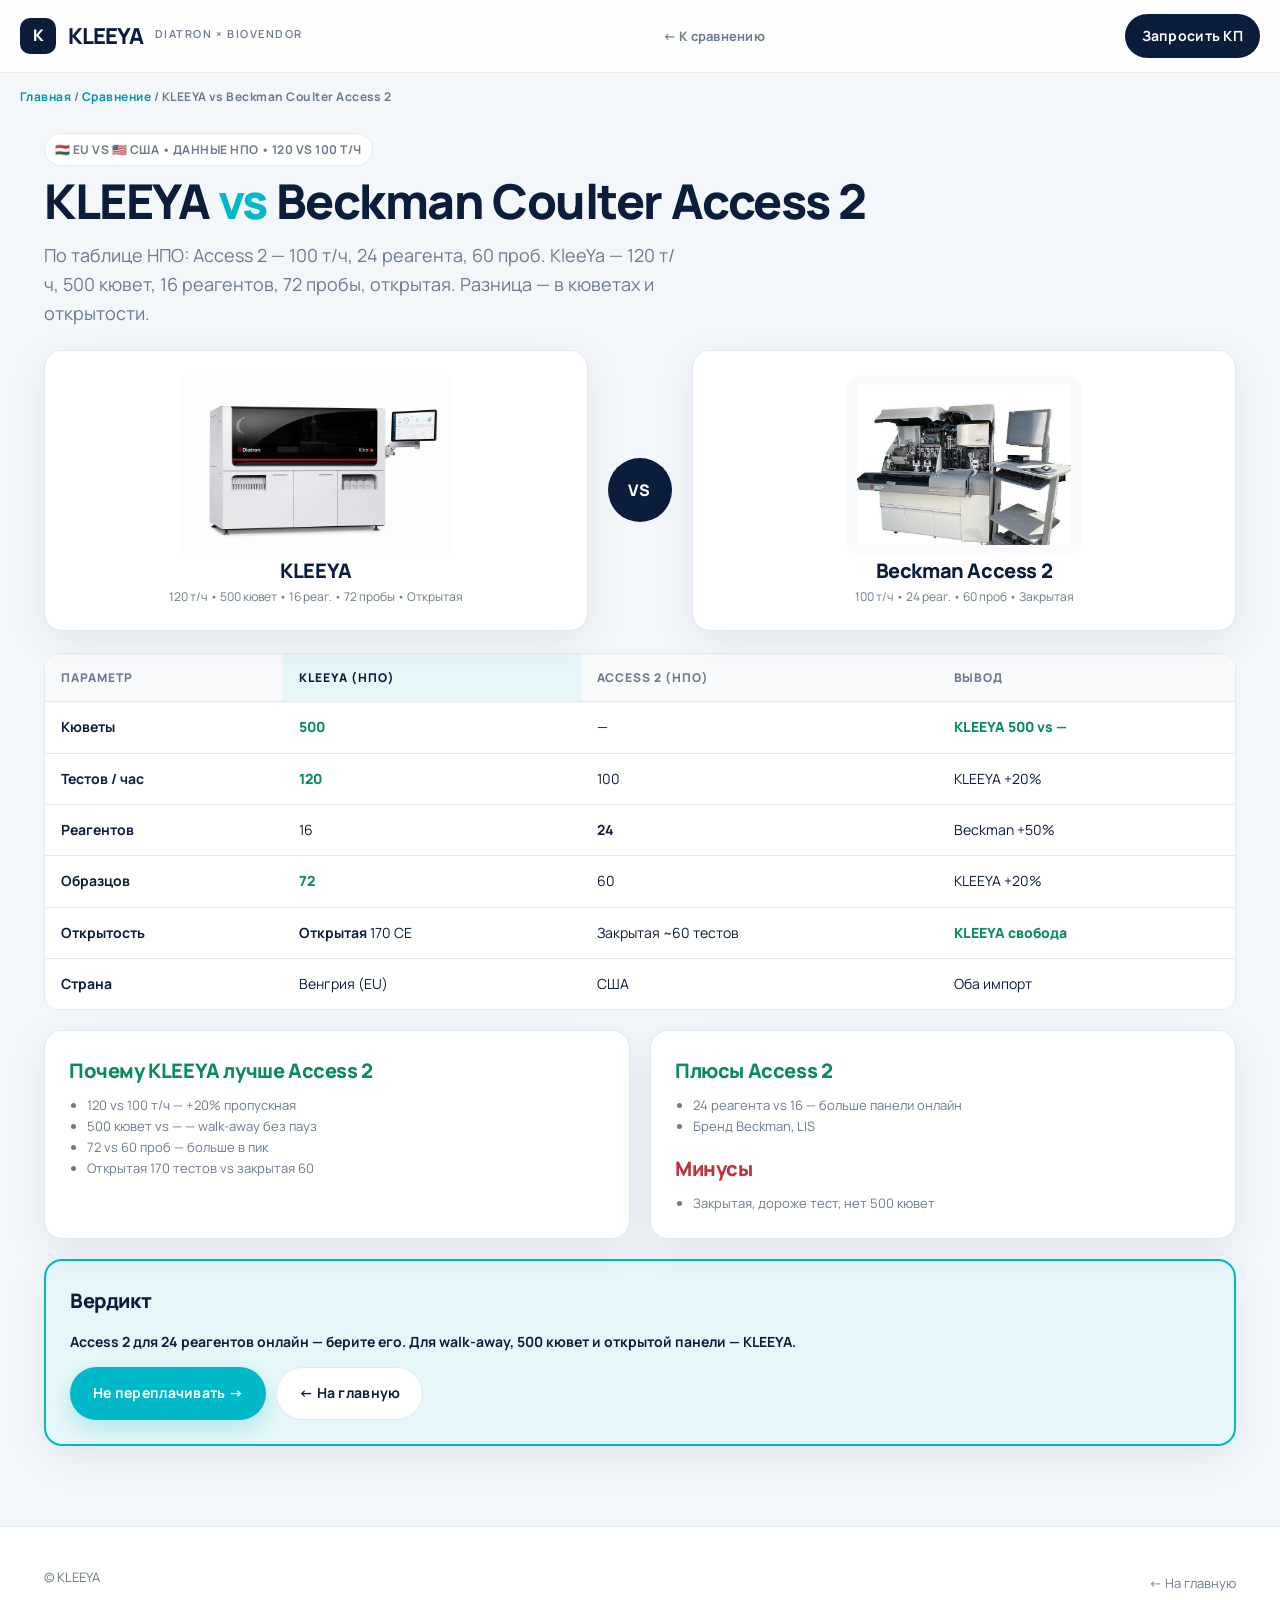
<file: compare-beckman.html>
<!DOCTYPE html>
<html lang="ru">
<head>
<meta charset="UTF-8">
<meta name="viewport" content="width=device-width, initial-scale=1.0">
<title>KLEEYA vs Beckman Coulter Access 2 — сравнение по НПО</title>
<link href="https://fonts.googleapis.com/css2?family=Manrope:wght@400;600;700;800&display=swap" rel="stylesheet">
<link rel="stylesheet" href="assets/style.css">
</head>
<body>
<header class="header"><div class="container header-inner"><a href="index.html" class="logo"><span class="logo-mark">K</span> KLEEYA <small>Diatron × BioVendor</small></a><nav class="nav"><a href="index.html#compare">← К сравнению</a></nav><a href="index.html#cta" class="btn btn-dark" style="padding:10px 16px">Запросить КП</a></div></header>
<div class="container breadcrumb"><a href="index.html">Главная</a> / <a href="index.html#compare">Сравнение</a> / KLEEYA vs Beckman Coulter Access 2</div>
<section class="section" style="padding-top:12px">
<div class="container">
<div class="badge">🇭🇺 EU vs 🇺🇸 США • Данные НПО • 120 vs 100 т/ч</div>
<h1 style="margin-top:12px">KLEEYA <span style="color:var(--teal)">vs</span> Beckman Coulter Access 2</h1>
<p class="lead">По таблице НПО: Access 2 — 100 т/ч, 24 реагента, 60 проб. KleeYa — 120 т/ч, 500 кювет, 16 реагентов, 72 пробы, открытая. Разница — в кюветах и открытости.</p>
<div class="grid vs-grid" style="margin-top:22px">
  <div class="card card-pad" style="text-align:center"><img src="assets/kleeya-hero-real.png" alt="KLEEYA" style="height:180px;object-fit:contain;margin:0 auto"><h3>KLEEYA</h3><div class="muted" style="font-size:12px">120 т/ч • 500 кювет • 16 реаг. • 72 пробы • Открытая</div></div>
  <div class="vs-center">VS</div>
  <div class="card card-pad" style="text-align:center"><img src="assets/compare/beckman-coulter-access-2-immunoassay-ana-2.jpg" alt="Beckman" style="height:180px;object-fit:contain;margin:0 auto;background:#F8FAFC;border-radius:12px;padding:10px"><h3>Beckman Access 2</h3><div class="muted" style="font-size:12px">100 т/ч • 24 реаг. • 60 проб • Закрытая</div></div>
</div>
<div class="table-wrap" style="margin-top:22px">
<table>
<thead><tr><th>Параметр</th><th style="background:#E6F7F9;color:var(--navy)">KLEEYA (НПО)</th><th>Access 2 (НПО)</th><th>Вывод</th></tr></thead>
<tbody>
<tr><td><b>Кюветы</b></td><td><b class="pos">500</b></td><td>—</td><td class="pos">KLEEYA 500 vs —</td></tr>
<tr><td><b>Тестов / час</b></td><td><b class="pos">120</b></td><td>100</td><td>KLEEYA +20%</td></tr>
<tr><td><b>Реагентов</b></td><td>16</td><td><b>24</b></td><td>Beckman +50%</td></tr>
<tr><td><b>Образцов</b></td><td><b class="pos">72</b></td><td>60</td><td>KLEEYA +20%</td></tr>
<tr><td><b>Открытость</b></td><td><b>Открытая</b> 170 CE</td><td>Закрытая ~60 тестов</td><td class="pos">KLEEYA свобода</td></tr>
<tr><td><b>Страна</b></td><td>Венгрия (EU)</td><td>США</td><td>Оба импорт</td></tr>
</tbody>
</table>
</div>
<div class="grid pros-cons" style="margin-top:20px">
  <div class="card card-pad"><h3 style="color:#0A8A5E">Почему KLEEYA лучше Access 2</h3><ul><li>120 vs 100 т/ч — +20% пропускная</li><li>500 кювет vs — — walk-away без пауз</li><li>72 vs 60 проб — больше в пик</li><li>Открытая 170 тестов vs закрытая 60</li></ul></div>
  <div class="card card-pad"><h3 style="color:#0A8A5E">Плюсы Access 2</h3><ul><li>24 реагента vs 16 — больше панели онлайн</li><li>Бренд Beckman, LIS</li></ul><h3 style="margin-top:16px;color:#C1313A">Минусы</h3><ul><li>Закрытая, дороже тест, нет 500 кювет</li></ul></div>
</div>
<div class="card card-pad verdict" style="margin-top:20px"><h3>Вердикт</h3><p class="muted" style="font-size:14px"><b style="color:var(--navy)">Access 2 для 24 реагентов онлайн — берите его. Для walk-away, 500 кювет и открытой панели — KLEEYA.</b></p><div style="display:flex;gap:10px;margin-top:14px;flex-wrap:wrap"><a href="index.html#cta" class="btn btn-primary">Не переплачивать →</a><a href="index.html" class="btn btn-ghost">← На главную</a></div></div>
</div>
</section>
<footer class="footer"><div class="container" style="display:flex;justify-content:space-between;gap:12px;flex-wrap:wrap"><span>© KLEEYA</span><a href="index.html">← На главную</a></div></footer>
</body>
</html>
</file>
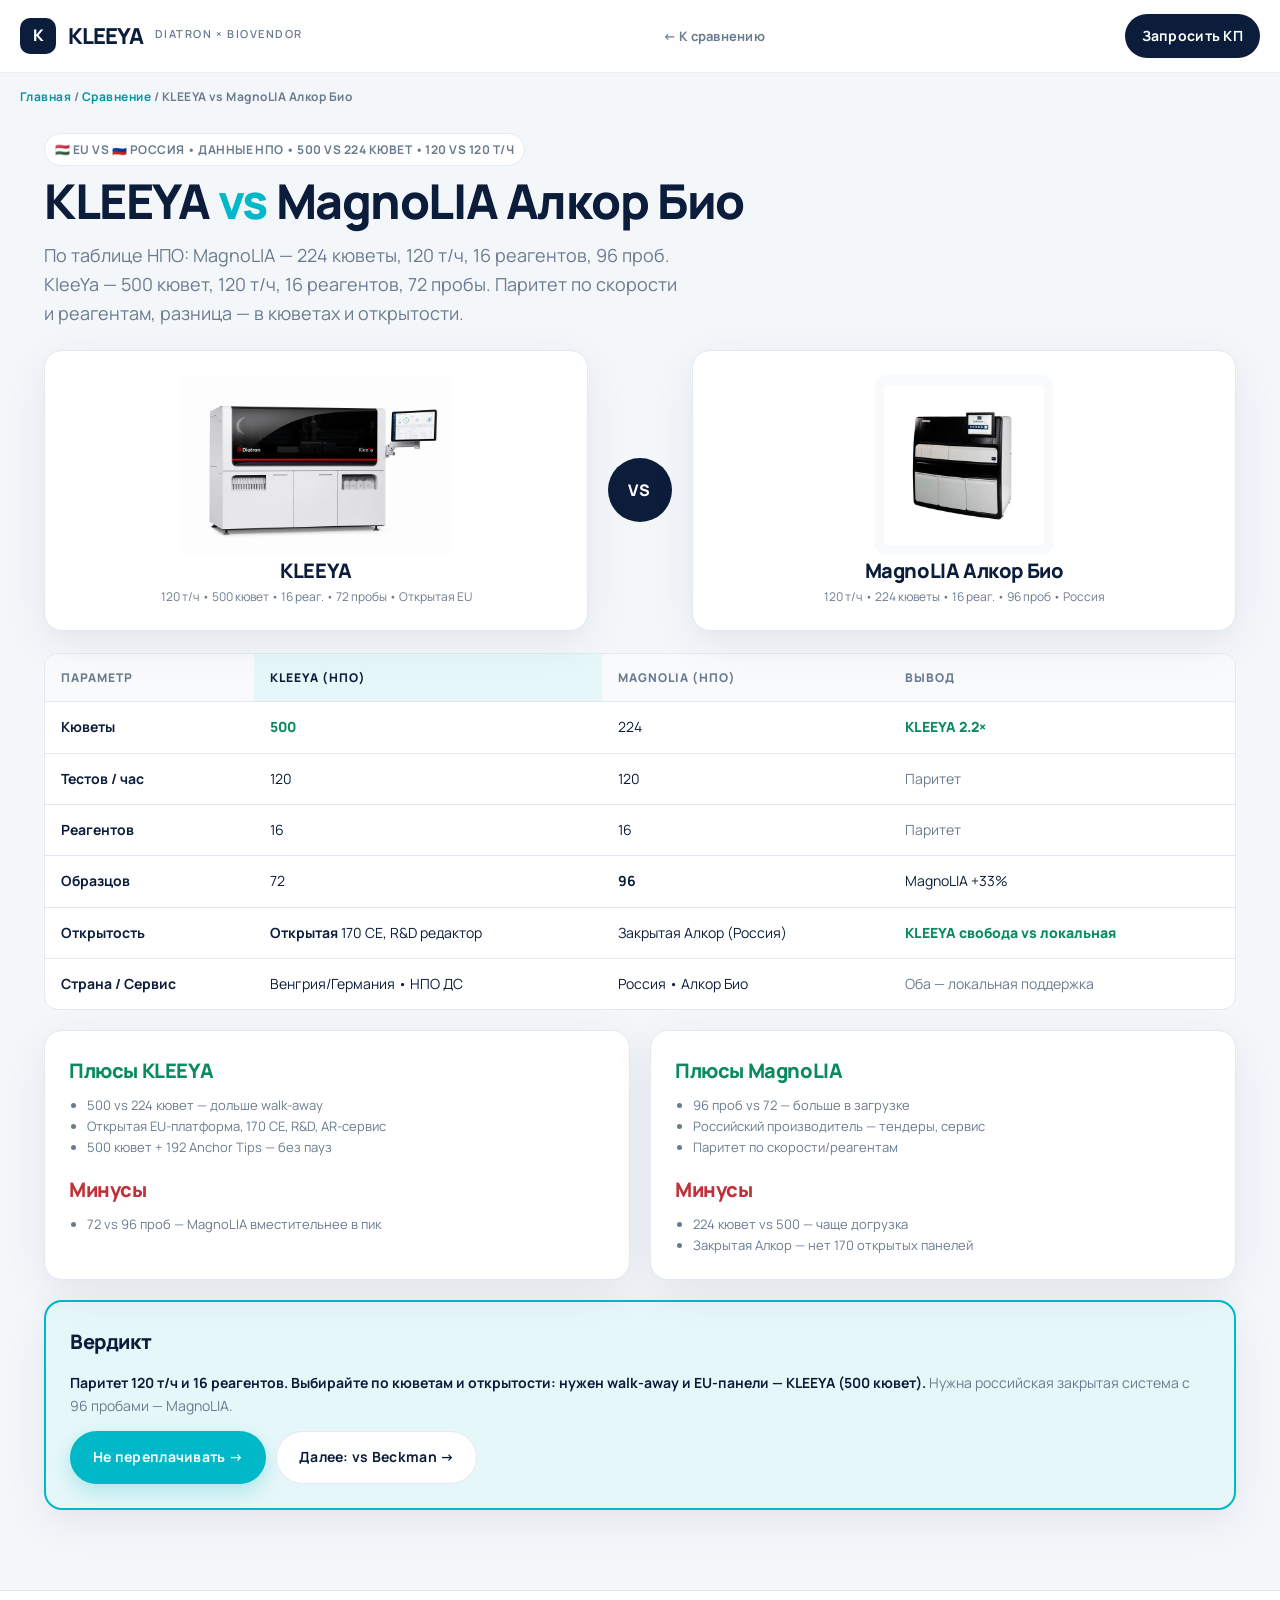
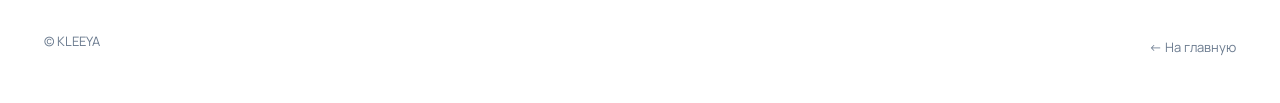
<file: compare-diasorin.html>
<!DOCTYPE html>
<html lang="ru">
<head>
<meta charset="UTF-8">
<meta name="viewport" content="width=device-width, initial-scale=1.0">
<title>KLEEYA vs MagnoLIA Алкор Био — сравнение по НПО</title>
<link href="https://fonts.googleapis.com/css2?family=Manrope:wght@400;600;700;800&display=swap" rel="stylesheet">
<link rel="stylesheet" href="assets/style.css">
</head>
<body>
<header class="header"><div class="container header-inner"><a href="index.html" class="logo"><span class="logo-mark">K</span> KLEEYA <small>Diatron × BioVendor</small></a><nav class="nav"><a href="index.html#compare">← К сравнению</a></nav><a href="index.html#cta" class="btn btn-dark" style="padding:10px 16px">Запросить КП</a></div></header>
<div class="container breadcrumb"><a href="index.html">Главная</a> / <a href="index.html#compare">Сравнение</a> / KLEEYA vs MagnoLIA Алкор Био</div>
<section class="section" style="padding-top:12px">
<div class="container">
<div class="badge">🇭🇺 EU vs 🇷🇺 Россия • Данные НПО • 500 vs 224 кювет • 120 vs 120 т/ч</div>
<h1 style="margin-top:12px">KLEEYA <span style="color:var(--teal)">vs</span> MagnoLIA Алкор Био</h1>
<p class="lead">По таблице НПО: MagnoLIA — 224 кюветы, 120 т/ч, 16 реагентов, 96 проб. KleeYa — 500 кювет, 120 т/ч, 16 реагентов, 72 пробы. Паритет по скорости и реагентам, разница — в кюветах и открытости.</p>
<div class="grid vs-grid" style="margin-top:22px">
  <div class="card card-pad" style="text-align:center"><img src="assets/kleeya-hero-real.png" alt="KLEEYA" style="height:180px;object-fit:contain;margin:0 auto"><h3>KLEEYA</h3><div class="muted" style="font-size:12px">120 т/ч • 500 кювет • 16 реаг. • 72 пробы • Открытая EU</div></div>
  <div class="vs-center">VS</div>
  <div class="card card-pad" style="text-align:center"><img src="assets/compare/diasorin-liaison-xl-chemiluminescence-an-1.jpg" alt="MagnoLIA" style="height:180px;object-fit:contain;margin:0 auto;background:#F8FAFC;border-radius:12px;padding:10px"><h3>MagnoLIA Алкор Био</h3><div class="muted" style="font-size:12px">120 т/ч • 224 кюветы • 16 реаг. • 96 проб • Россия</div></div>
</div>
<div class="table-wrap" style="margin-top:22px">
<table>
<thead><tr><th>Параметр</th><th style="background:#E6F7F9;color:var(--navy)">KLEEYA (НПО)</th><th>MagnoLIA (НПО)</th><th>Вывод</th></tr></thead>
<tbody>
<tr><td><b>Кюветы</b></td><td><b class="pos">500</b></td><td>224</td><td class="pos">KLEEYA 2.2×</td></tr>
<tr><td><b>Тестов / час</b></td><td>120</td><td>120</td><td class="neu">Паритет</td></tr>
<tr><td><b>Реагентов</b></td><td>16</td><td>16</td><td class="neu">Паритет</td></tr>
<tr><td><b>Образцов</b></td><td>72</td><td><b>96</b></td><td>MagnoLIA +33%</td></tr>
<tr><td><b>Открытость</b></td><td><b>Открытая</b> 170 CE, R&D редактор</td><td>Закрытая Алкор (Россия)</td><td class="pos">KLEEYA свобода vs локальная</td></tr>
<tr><td><b>Страна / Сервис</b></td><td>Венгрия/Германия • НПО ДС</td><td>Россия • Алкор Био</td><td class="neu">Оба — локальная поддержка</td></tr>
</tbody>
</table>
</div>
<div class="grid pros-cons" style="margin-top:20px">
  <div class="card card-pad"><h3 style="color:#0A8A5E">Плюсы KLEEYA</h3><ul><li>500 vs 224 кювет — дольше walk-away</li><li>Открытая EU-платформа, 170 CE, R&D, AR-сервис</li><li>500 кювет + 192 Anchor Tips — без пауз</li></ul><h3 style="margin-top:16px;color:#C1313A">Минусы</h3><ul><li>72 vs 96 проб — MagnoLIA вместительнее в пик</li></ul></div>
  <div class="card card-pad"><h3 style="color:#0A8A5E">Плюсы MagnoLIA</h3><ul><li>96 проб vs 72 — больше в загрузке</li><li>Российский производитель — тендеры, сервис</li><li>Паритет по скорости/реагентам</li></ul><h3 style="margin-top:16px;color:#C1313A">Минусы</h3><ul><li>224 кювет vs 500 — чаще догрузка</li><li>Закрытая Алкор — нет 170 открытых панелей</li></ul></div>
</div>
<div class="card card-pad verdict" style="margin-top:20px"><h3>Вердикт</h3><p class="muted" style="font-size:14px"><b style="color:var(--navy)">Паритет 120 т/ч и 16 реагентов. Выбирайте по кюветам и открытости: нужен walk-away и EU-панели — KLEEYA (500 кювет).</b> Нужна российская закрытая система с 96 пробами — MagnoLIA.</p><div style="display:flex;gap:10px;margin-top:14px;flex-wrap:wrap"><a href="index.html#cta" class="btn btn-primary">Не переплачивать →</a><a href="compare-beckman.html" class="btn btn-ghost">Далее: vs Beckman →</a></div></div>
</div>
</section>
<footer class="footer"><div class="container" style="display:flex;justify-content:space-between;gap:12px;flex-wrap:wrap"><span>© KLEEYA</span><a href="index.html">← На главную</a></div></footer>
</body>
</html>
</file>
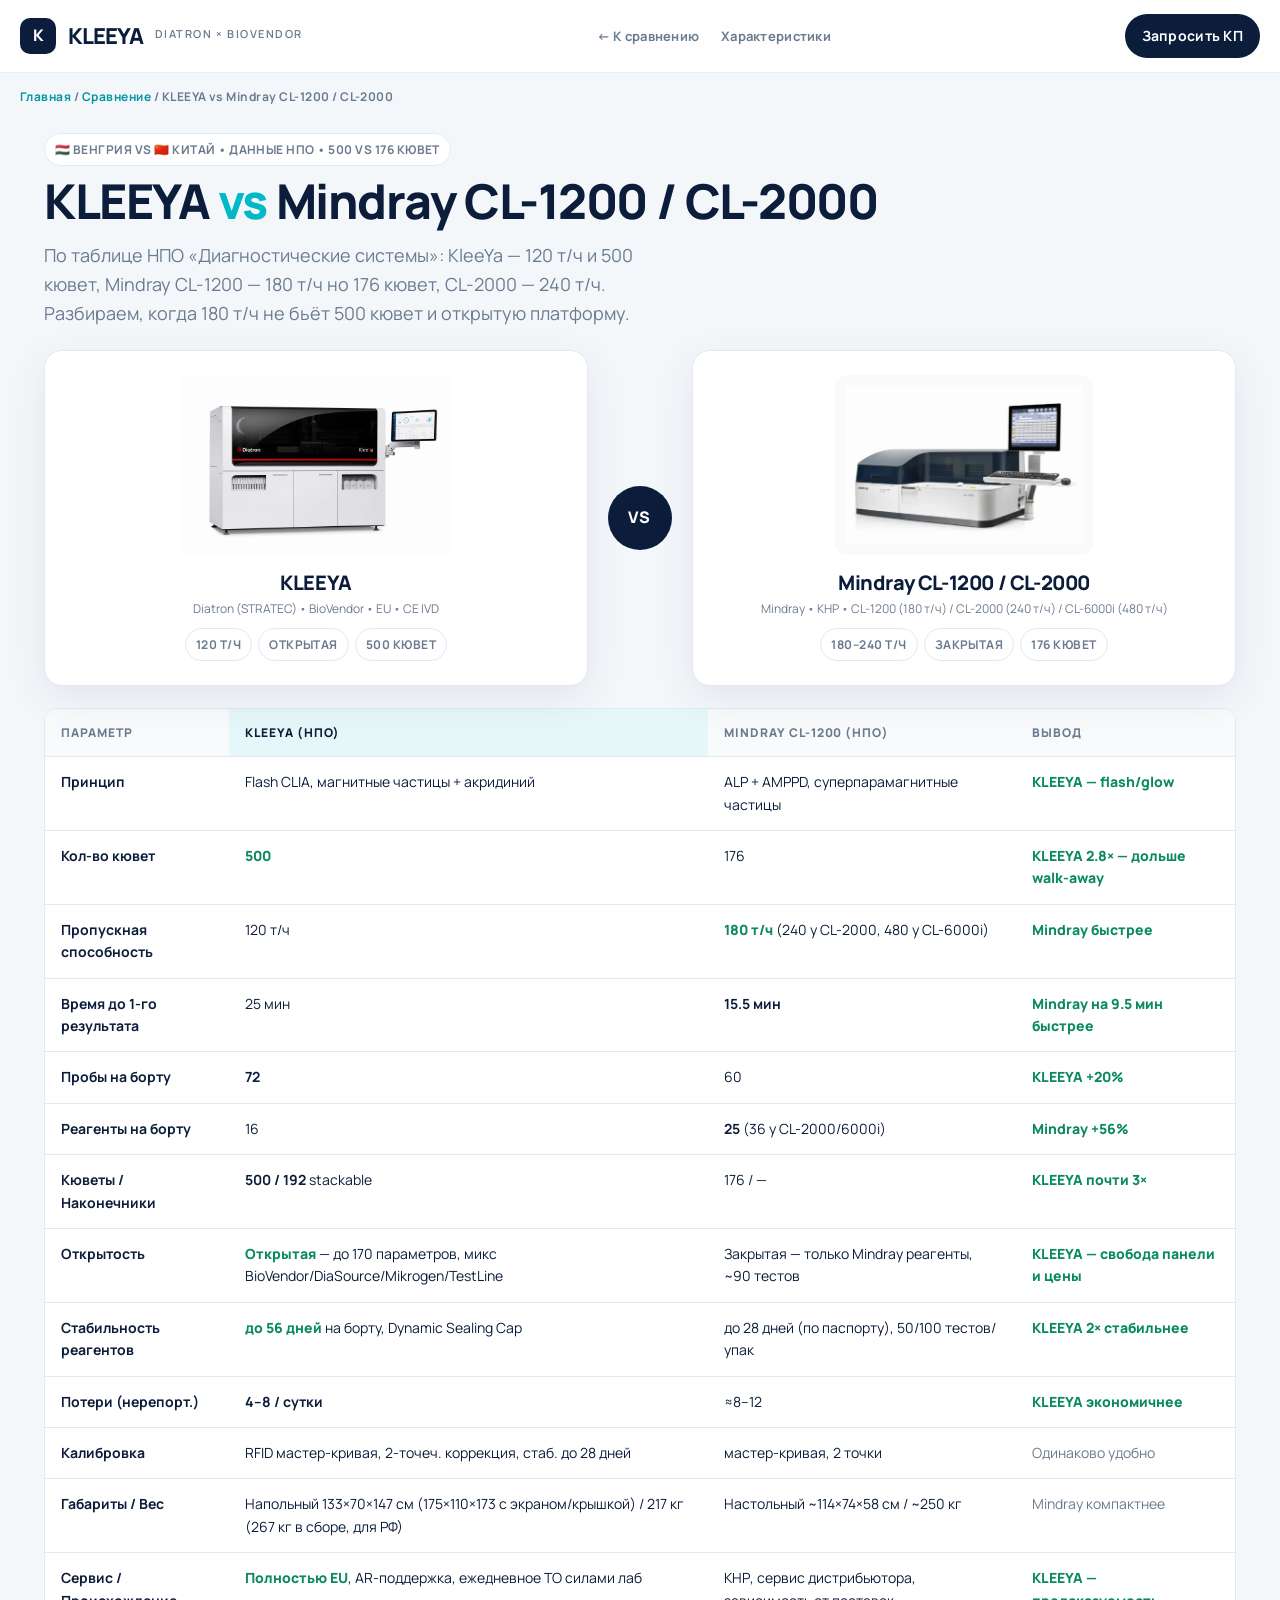
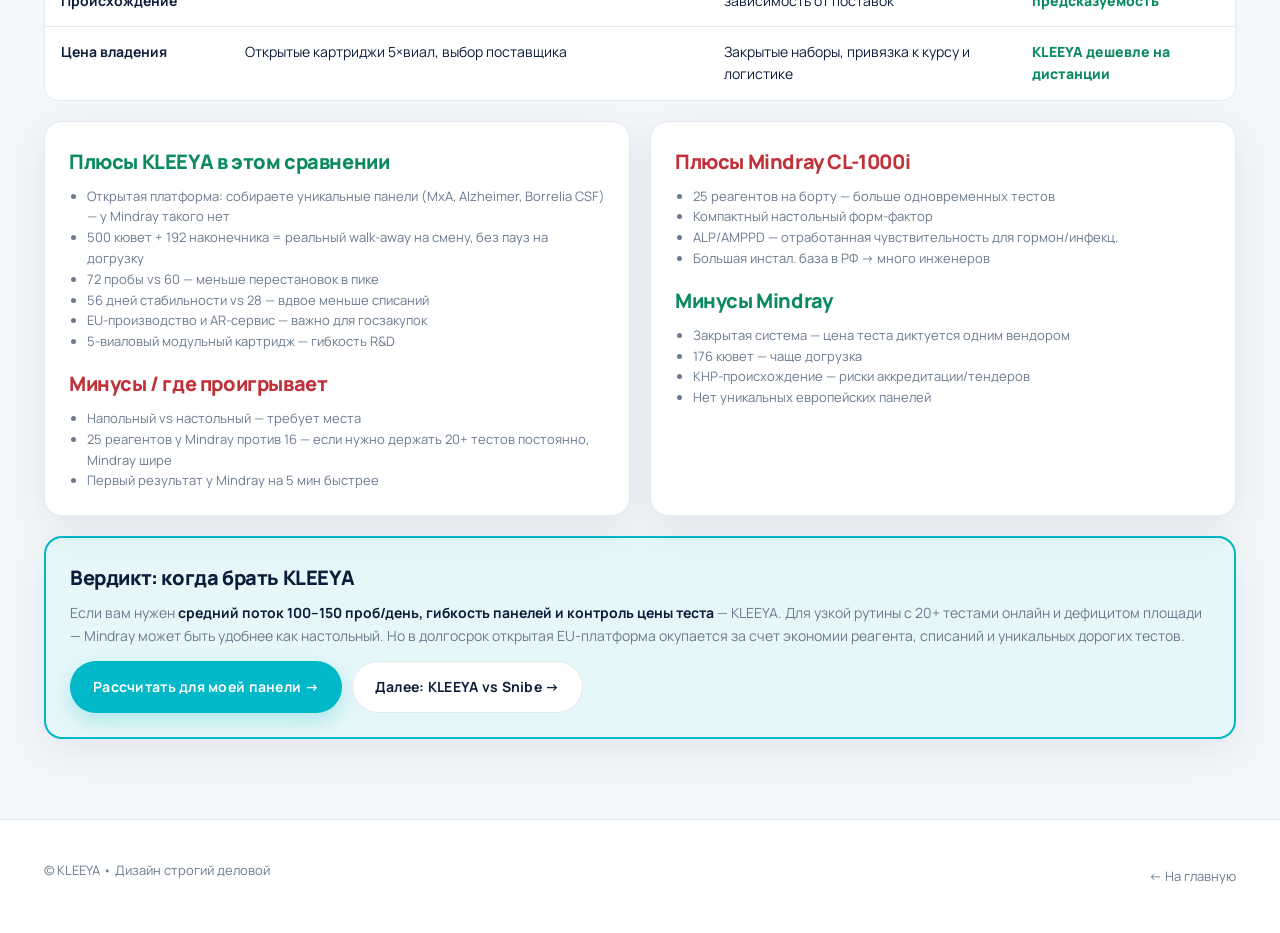
<file: compare-mindray.html>
<!DOCTYPE html>
<html lang="ru">
<head>
<meta charset="UTF-8">
<meta name="viewport" content="width=device-width, initial-scale=1.0">
<title>KLEEYA vs Mindray CL-1000i — сравнение ИХЛА анализаторов</title>
<link href="https://fonts.googleapis.com/css2?family=Manrope:wght@400;600;700;800&display=swap" rel="stylesheet">
<link rel="stylesheet" href="assets/style.css">
</head>
<body>
<header class="header"><div class="container header-inner"><a href="index.html" class="logo"><span class="logo-mark">K</span> KLEEYA <small>Diatron × BioVendor</small></a><nav class="nav"><a href="index.html#compare">← К сравнению</a><a href="index.html#specs">Характеристики</a></nav><a href="index.html#cta" class="btn btn-dark" style="padding:10px 16px">Запросить КП</a></div></header>
<div class="container breadcrumb"><a href="index.html">Главная</a> / <a href="index.html#compare">Сравнение</a> / KLEEYA vs Mindray CL-1200 / CL-2000</div>
<section class="section" style="padding-top:12px">
  <div class="container">
    <div class="badge">🇭🇺 Венгрия vs 🇨🇳 Китай • Данные НПО • 500 vs 176 кювет</div>
    <h1 style="margin-top:12px">KLEEYA <span style="color:var(--teal)">vs</span> Mindray CL-1200 / CL-2000</h1>
    <p class="lead">По таблице НПО «Диагностические системы»: KleeYa — 120 т/ч и 500 кювет, Mindray CL-1200 — 180 т/ч но 176 кювет, CL-2000 — 240 т/ч. Разбираем, когда 180 т/ч не бьёт 500 кювет и открытую платформу.</p>
    <div class="grid vs-grid" style="margin-top:22px">
      <div class="card card-pad" style="text-align:center"><img src="assets/kleeya-hero-real.png" alt="KLEEYA" style="height:180px;object-fit:contain;margin:0 auto"><h3 style="margin-top:12px">KLEEYA</h3><div class="muted" style="font-size:12px">Diatron (STRATEC) • BioVendor • EU • CE IVD</div><div style="margin-top:10px;display:flex;gap:6px;justify-content:center;flex-wrap:wrap"><span class="badge">120 т/ч</span><span class="badge">ОТКРЫТАЯ</span><span class="badge">500 кювет</span></div></div>
      <div class="vs-center">VS</div>
      <div class="card card-pad" style="text-align:center"><img src="assets/compare/mindray-cl-1000i-chemiluminescence-analy-1.png" alt="Mindray" style="height:180px;object-fit:contain;margin:0 auto;background:#F8FAFC;border-radius:12px;padding:10px"><h3 style="margin-top:12px">Mindray CL-1200 / CL-2000</h3><div class="muted" style="font-size:12px">Mindray • КНР • CL-1200 (180 т/ч) / CL-2000 (240 т/ч) / CL-6000i (480 т/ч)</div><div style="margin-top:10px;display:flex;gap:6px;justify-content:center;flex-wrap:wrap"><span class="badge">180–240 т/ч</span><span class="badge">ЗАКРЫТАЯ</span><span class="badge">176 кювет</span></div></div>
    </div>

    <div class="table-wrap" style="margin-top:22px">
      <table>
        <thead><tr><th>Параметр</th><th style="background:#E6F7F9;color:var(--navy)">KLEEYA (НПО)</th><th>Mindray CL-1200 (НПО)</th><th>Вывод</th></tr></thead>
        <tbody>
          <tr><td><b>Принцип</b></td><td>Flash CLIA, магнитные частицы + акридиний</td><td>ALP + AMPPD, суперпарамагнитные частицы</td><td class="pos">KLEEYA — flash/glow</td></tr>
          <tr><td><b>Кол-во кювет</b></td><td><b class="pos">500</b></td><td>176</td><td class="pos">KLEEYA 2.8× — дольше walk-away</td></tr>
          <tr><td><b>Пропускная способность</b></td><td>120 т/ч</td><td><b class="pos">180 т/ч</b> (240 у CL-2000, 480 у CL-6000i)</td><td class="pos">Mindray быстрее</td></tr>
          <tr><td><b>Время до 1-го результата</b></td><td>25 мин</td><td><b>15.5 мин</b></td><td class="pos">Mindray на 9.5 мин быстрее</td></tr>
          <tr><td><b>Пробы на борту</b></td><td><b>72</b></td><td>60</td><td class="pos">KLEEYA +20%</td></tr>
          <tr><td><b>Реагенты на борту</b></td><td>16</td><td><b>25</b> (36 у CL-2000/6000i)</td><td class="pos">Mindray +56%</td></tr>
          <tr><td><b>Кюветы / Наконечники</b></td><td><b>500 / 192</b> stackable</td><td>176 / —</td><td class="pos">KLEEYA почти 3×</td></tr>
          <tr><td><b>Открытость</b></td><td><b class="pos">Открытая</b> — до 170 параметров, микс BioVendor/DiaSource/Mikrogen/TestLine</td><td>Закрытая — только Mindray реагенты, ~90 тестов</td><td class="pos">KLEEYA — свобода панели и цены</td></tr>
          <tr><td><b>Стабильность реагентов</b></td><td><b class="pos">до 56 дней</b> на борту, Dynamic Sealing Cap</td><td>до 28 дней (по паспорту), 50/100 тестов/упак</td><td class="pos">KLEEYA 2× стабильнее</td></tr>
          <tr><td><b>Потери (нерепорт.)</b></td><td><b>4–8 / сутки</b></td><td>≈8–12</td><td class="pos">KLEEYA экономичнее</td></tr>
          <tr><td><b>Калибровка</b></td><td>RFID мастер-кривая, 2-точеч. коррекция, стаб. до 28 дней</td><td>мастер-кривая, 2 точки</td><td class="neu">Одинаково удобно</td></tr>
          <tr><td><b>Габариты / Вес</b></td><td>Напольный 133×70×147 см (175×110×173 с экраном/крышкой) / 217 кг (267 кг в сборе, для РФ)</td><td>Настольный ~114×74×58 см / ~250 кг</td><td class="neu">Mindray компактнее</td></tr>
          <tr><td><b>Сервис / Происхождение</b></td><td><b class="pos">Полностью EU</b>, AR-поддержка, ежедневное ТО силами лаб</td><td>КНР, сервис дистрибьютора, зависимость от поставок</td><td class="pos">KLEEYA — предсказуемость</td></tr>
          <tr><td><b>Цена владения</b></td><td>Открытые картриджи 5×виал, выбор поставщика</td><td>Закрытые наборы, привязка к курсу и логистике</td><td class="pos">KLEEYA дешевле на дистанции</td></tr>
        </tbody>
      </table>
    </div>

    <div class="grid pros-cons" style="margin-top:20px">
      <div class="card card-pad"><h3 style="color:#0A8A5E">Плюсы KLEEYA в этом сравнении</h3><ul><li>Открытая платформа: собираете уникальные панели (MxA, Alzheimer, Borrelia CSF) — у Mindray такого нет</li><li>500 кювет + 192 наконечника = реальный walk-away на смену, без пауз на догрузку</li><li>72 пробы vs 60 — меньше перестановок в пике</li><li>56 дней стабильности vs 28 — вдвое меньше списаний</li><li>EU-производство и AR-сервис — важно для госзакупок</li><li>5-виаловый модульный картридж — гибкость R&D</li></ul><h3 style="margin-top:16px;color:#C1313A">Минусы / где проигрывает</h3><ul><li>Напольный vs настольный — требует места</li><li>25 реагентов у Mindray против 16 — если нужно держать 20+ тестов постоянно, Mindray шире</li><li>Первый результат у Mindray на 5 мин быстрее</li></ul></div>
      <div class="card card-pad"><h3 style="color:#C1313A">Плюсы Mindray CL-1000i</h3><ul><li>25 реагентов на борту — больше одновременных тестов</li><li>Компактный настольный форм-фактор</li><li>ALP/AMPPD — отработанная чувствительность для гормон/инфекц.</li><li>Большая инстал. база в РФ → много инженеров</li></ul><h3 style="margin-top:16px;color:#0A8A5E">Минусы Mindray</h3><ul><li>Закрытая система — цена теста диктуется одним вендором</li><li>176 кювет — чаще догрузка</li><li>КНР-происхождение — риски аккредитации/тендеров</li><li>Нет уникальных европейских панелей</li></ul></div>
    </div>

    <div class="card card-pad verdict" style="margin-top:20px"><h3>Вердикт: когда брать KLEEYA</h3><p class="muted" style="font-size:14px;margin:8px 0 0">Если вам нужен <b style="color:var(--navy)">средний поток 100–150 проб/день, гибкость панелей и контроль цены теста</b> — KLEEYA. Для узкой рутины с 20+ тестами онлайн и дефицитом площади — Mindray может быть удобнее как настольный. Но в долгосрок открытая EU-платформа окупается за счет экономии реагента, списаний и уникальных дорогих тестов.</p><div style="display:flex;gap:10px;margin-top:14px;flex-wrap:wrap"><a href="index.html#cta" class="btn btn-primary">Рассчитать для моей панели →</a><a href="compare-snibe.html" class="btn btn-ghost">Далее: KLEEYA vs Snibe →</a></div></div>
  </div>
</section>
<footer class="footer"><div class="container" style="display:flex;justify-content:space-between;gap:12px;flex-wrap:wrap"><span>© KLEEYA • Дизайн строгий деловой</span><a href="index.html">← На главную</a></div></footer>
</body>
</html>
</file>
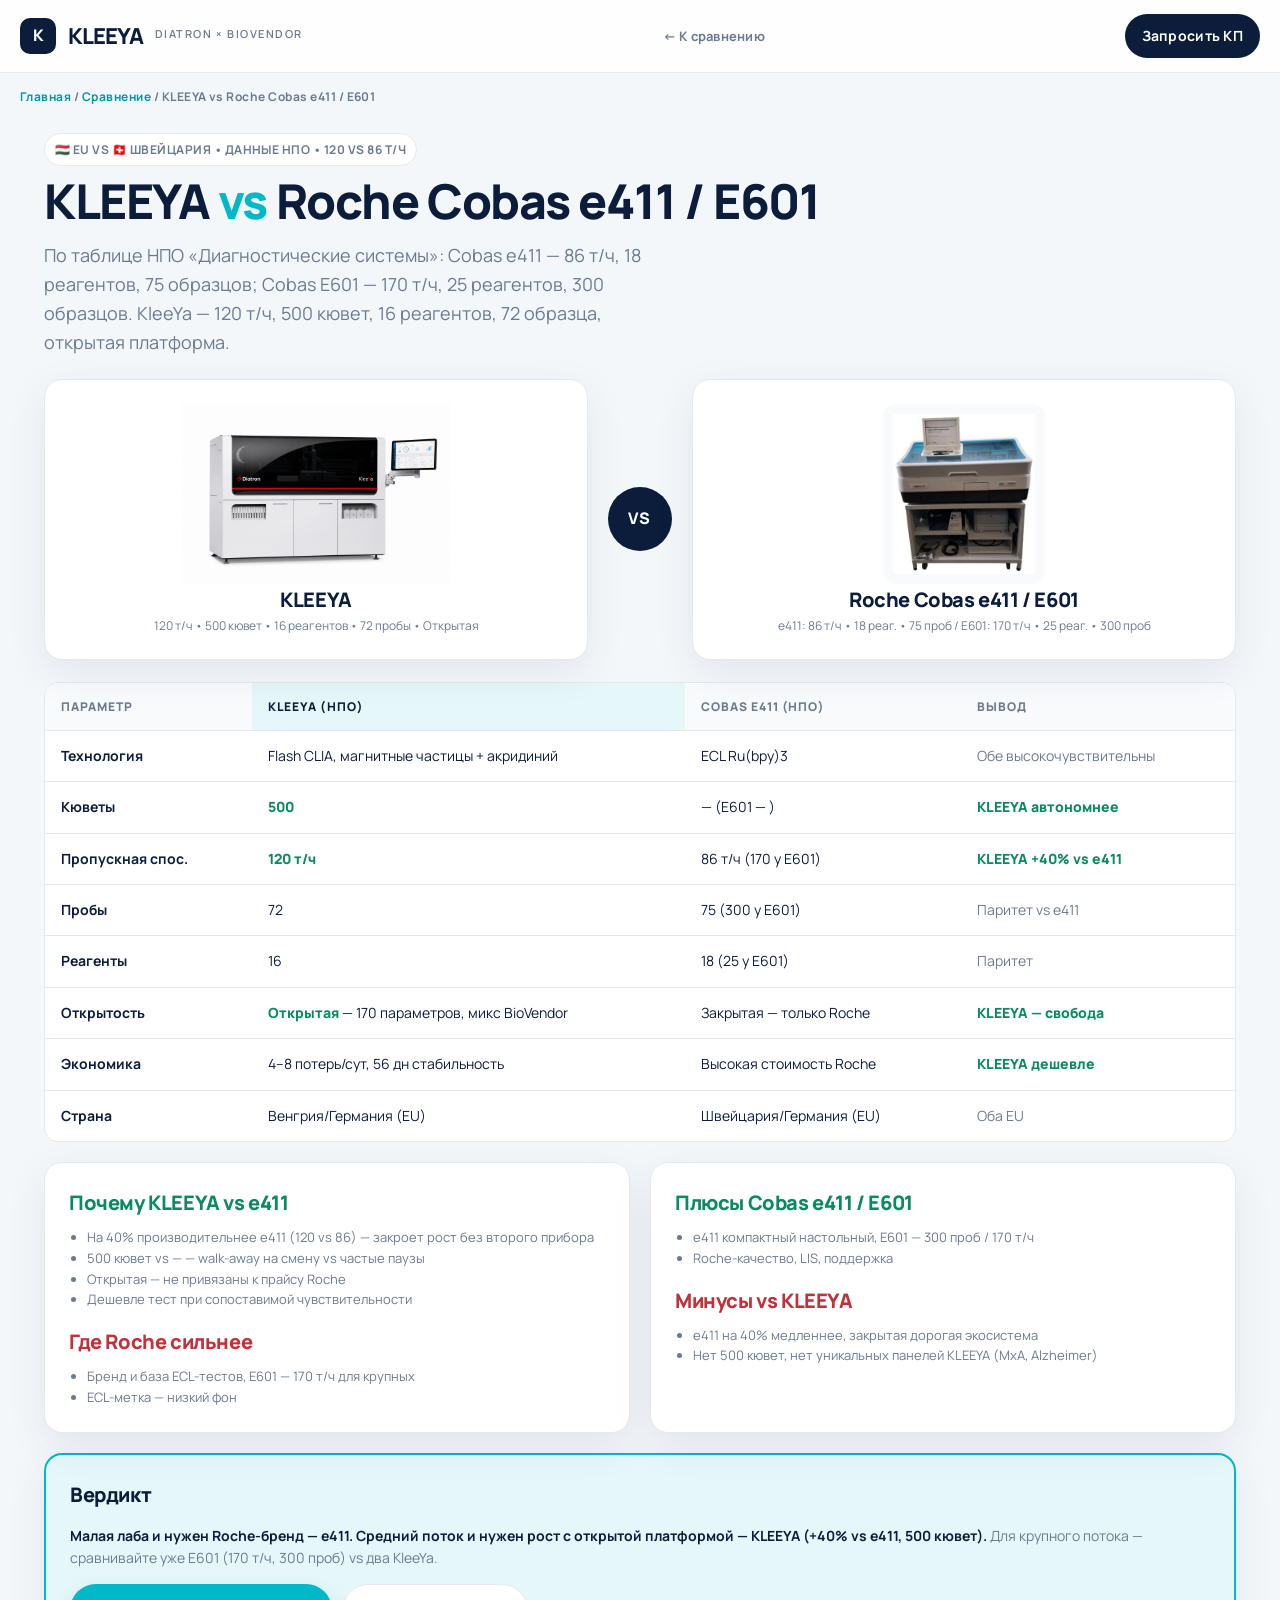
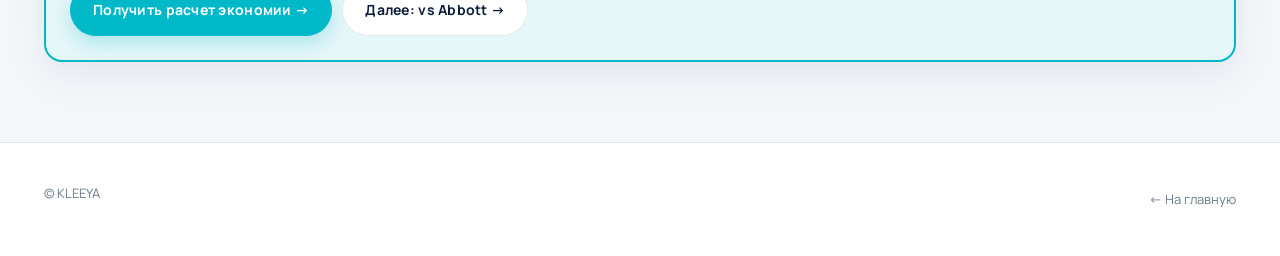
<file: compare-roche.html>
<!DOCTYPE html>
<html lang="ru">
<head>
<meta charset="UTF-8">
<meta name="viewport" content="width=device-width, initial-scale=1.0">
<title>KLEEYA vs Roche Cobas e411 / E601 — честное сравнение</title>
<link href="https://fonts.googleapis.com/css2?family=Manrope:wght@400;600;700;800&display=swap" rel="stylesheet">
<link rel="stylesheet" href="assets/style.css">
</head>
<body>
<header class="header"><div class="container header-inner"><a href="index.html" class="logo"><span class="logo-mark">K</span> KLEEYA <small>Diatron × BioVendor</small></a><nav class="nav"><a href="index.html#compare">← К сравнению</a></nav><a href="index.html#cta" class="btn btn-dark" style="padding:10px 16px">Запросить КП</a></div></header>
<div class="container breadcrumb"><a href="index.html">Главная</a> / <a href="index.html#compare">Сравнение</a> / KLEEYA vs Roche Cobas e411 / E601</div>
<section class="section" style="padding-top:12px">
<div class="container">
<div class="badge">🇭🇺 EU vs 🇨🇭 Швейцария • Данные НПО • 120 vs 86 т/ч</div>
<h1 style="margin-top:12px">KLEEYA <span style="color:var(--teal)">vs</span> Roche Cobas e411 / E601</h1>
<p class="lead">По таблице НПО «Диагностические системы»: Cobas e411 — 86 т/ч, 18 реагентов, 75 образцов; Cobas E601 — 170 т/ч, 25 реагентов, 300 образцов. KleeYa — 120 т/ч, 500 кювет, 16 реагентов, 72 образца, открытая платформа.</p>
<div class="grid vs-grid" style="margin-top:22px">
  <div class="card card-pad" style="text-align:center"><img src="assets/kleeya-hero-real.png" alt="KLEEYA" style="height:180px;object-fit:contain;margin:0 auto"><h3>KLEEYA</h3><div class="muted" style="font-size:12px">120 т/ч • 500 кювет • 16 реагентов • 72 пробы • Открытая</div></div>
  <div class="vs-center">VS</div>
  <div class="card card-pad" style="text-align:center"><img src="assets/compare/roche-cobas-e411-immunoassay-analyzer-1.jpg" alt="Roche" style="height:180px;object-fit:contain;margin:0 auto;background:#F8FAFC;border-radius:12px;padding:10px"><h3>Roche Cobas e411 / E601</h3><div class="muted" style="font-size:12px">e411: 86 т/ч • 18 реаг. • 75 проб / E601: 170 т/ч • 25 реаг. • 300 проб</div></div>
</div>
<div class="table-wrap" style="margin-top:22px">
<table>
<thead><tr><th>Параметр</th><th style="background:#E6F7F9;color:var(--navy)">KLEEYA (НПО)</th><th>Cobas e411 (НПО)</th><th>Вывод</th></tr></thead>
<tbody>
<tr><td><b>Технология</b></td><td>Flash CLIA, магнитные частицы + акридиний</td><td>ECL Ru(bpy)3</td><td class="neu">Обе высокочувствительны</td></tr>
<tr><td><b>Кюветы</b></td><td><b class="pos">500</b></td><td>— (E601 — )</td><td class="pos">KLEEYA автономнее</td></tr>
<tr><td><b>Пропускная спос.</b></td><td><b class="pos">120 т/ч</b></td><td>86 т/ч (170 у E601)</td><td class="pos">KLEEYA +40% vs e411</td></tr>
<tr><td><b>Пробы</b></td><td>72</td><td>75 (300 у E601)</td><td class="neu">Паритет vs e411</td></tr>
<tr><td><b>Реагенты</b></td><td>16</td><td>18 (25 у E601)</td><td class="neu">Паритет</td></tr>
<tr><td><b>Открытость</b></td><td><b class="pos">Открытая</b> — 170 параметров, микс BioVendor</td><td>Закрытая — только Roche</td><td class="pos">KLEEYA — свобода</td></tr>
<tr><td><b>Экономика</b></td><td>4–8 потерь/сут, 56 дн стабильность</td><td>Высокая стоимость Roche</td><td class="pos">KLEEYA дешевле</td></tr>
<tr><td><b>Страна</b></td><td>Венгрия/Германия (EU)</td><td>Швейцария/Германия (EU)</td><td class="neu">Оба EU</td></tr>
</tbody>
</table>
</div>
<div class="grid pros-cons" style="margin-top:20px">
  <div class="card card-pad"><h3 style="color:#0A8A5E">Почему KLEEYA vs e411</h3><ul><li>На 40% производительнее e411 (120 vs 86) — закроет рост без второго прибора</li><li>500 кювет vs — — walk-away на смену vs частые паузы</li><li>Открытая — не привязаны к прайсу Roche</li><li>Дешевле тест при сопоставимой чувствительности</li></ul><h3 style="margin-top:16px;color:#C1313A">Где Roche сильнее</h3><ul><li>Бренд и база ECL-тестов, E601 — 170 т/ч для крупных</li><li>ECL-метка — низкий фон</li></ul></div>
  <div class="card card-pad"><h3 style="color:#0A8A5E">Плюсы Cobas e411 / E601</h3><ul><li>e411 компактный настольный, E601 — 300 проб / 170 т/ч</li><li>Roche-качество, LIS, поддержка</li></ul><h3 style="margin-top:16px;color:#C1313A">Минусы vs KLEEYA</h3><ul><li>e411 на 40% медленнее, закрытая дорогая экосистема</li><li>Нет 500 кювет, нет уникальных панелей KLEEYA (MxA, Alzheimer)</li></ul></div>
</div>
<div class="card card-pad verdict" style="margin-top:20px"><h3>Вердикт</h3><p class="muted" style="font-size:14px"><b style="color:var(--navy)">Малая лаба и нужен Roche-бренд — e411. Средний поток и нужен рост с открытой платформой — KLEEYA (+40% vs e411, 500 кювет).</b> Для крупного потока — сравнивайте уже E601 (170 т/ч, 300 проб) vs два KleeYa.</p><div style="display:flex;gap:10px;margin-top:14px;flex-wrap:wrap"><a href="index.html#cta" class="btn btn-primary">Получить расчет экономии →</a><a href="compare-abbott.html" class="btn btn-ghost">Далее: vs Abbott →</a></div></div>
</div>
</section>
<footer class="footer"><div class="container" style="display:flex;justify-content:space-between;gap:12px;flex-wrap:wrap"><span>© KLEEYA</span><a href="index.html">← На главную</a></div></footer>
</body>
</html>
</file>
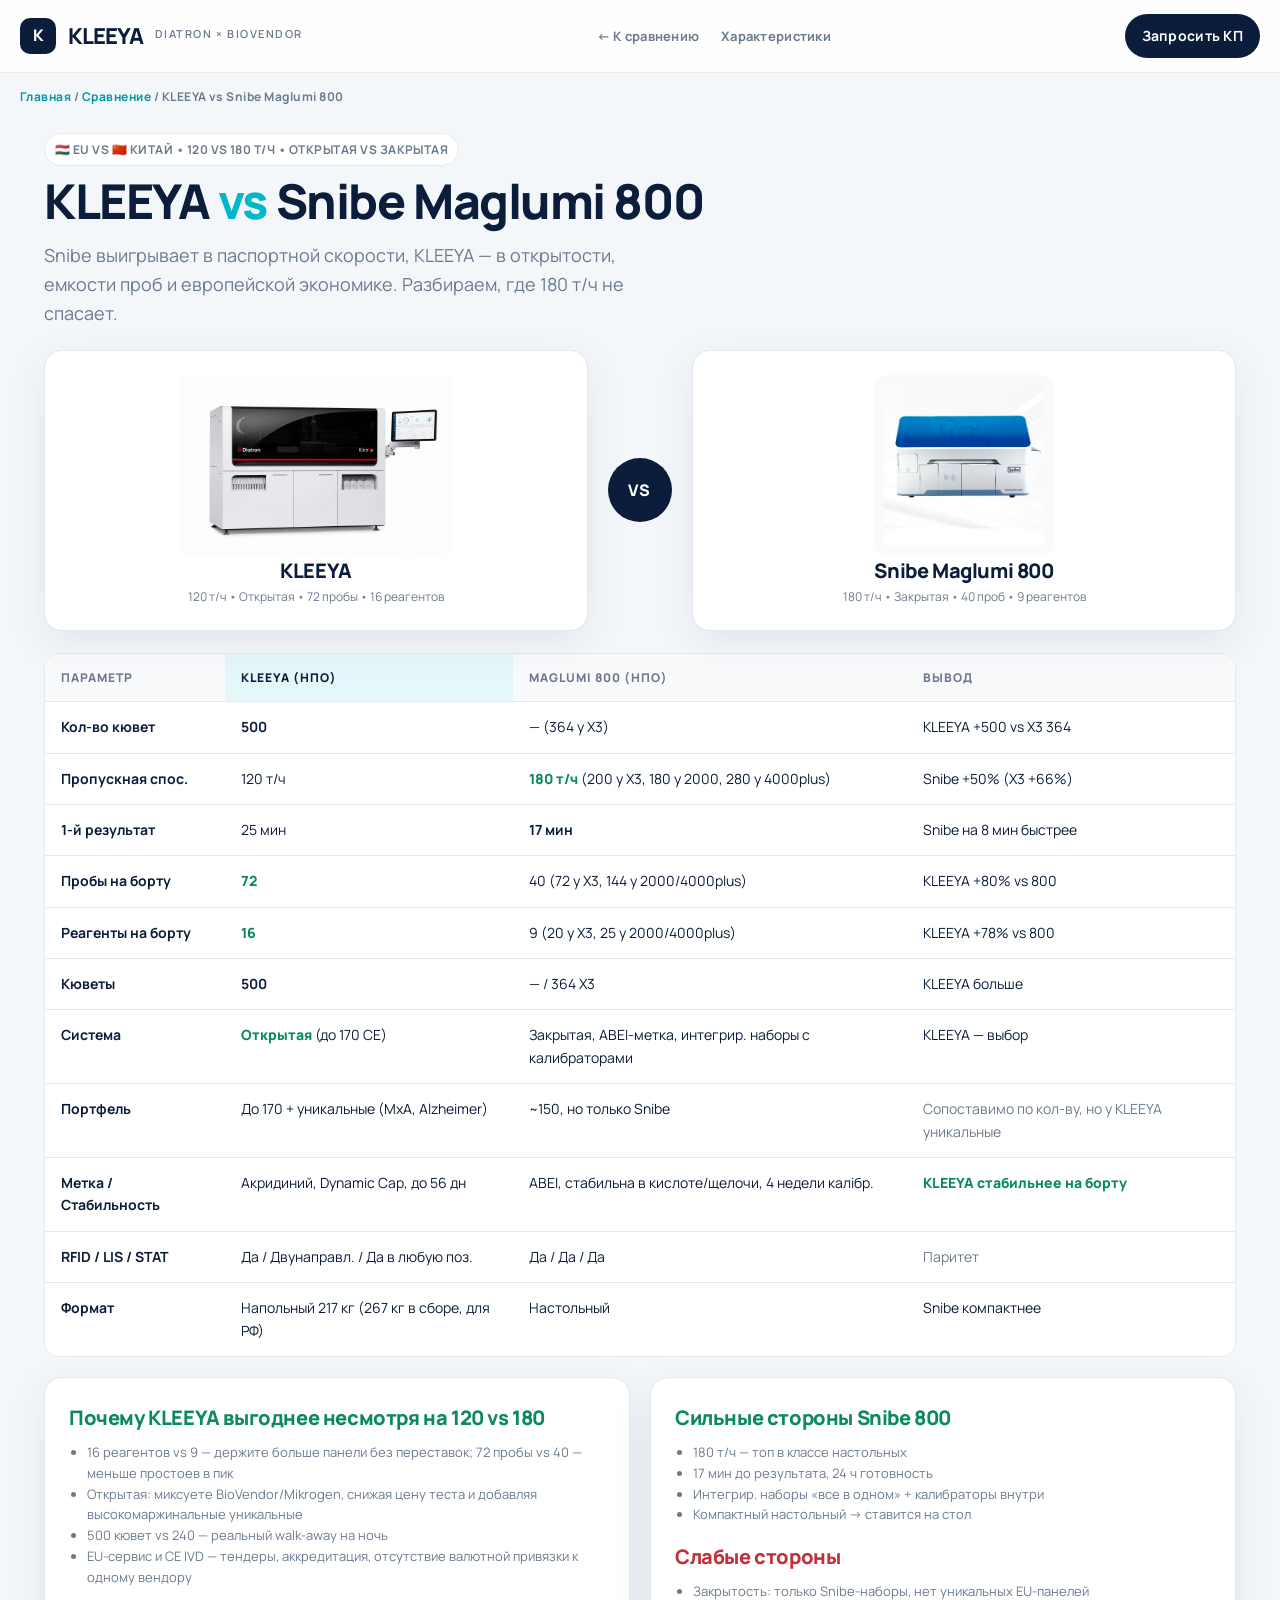
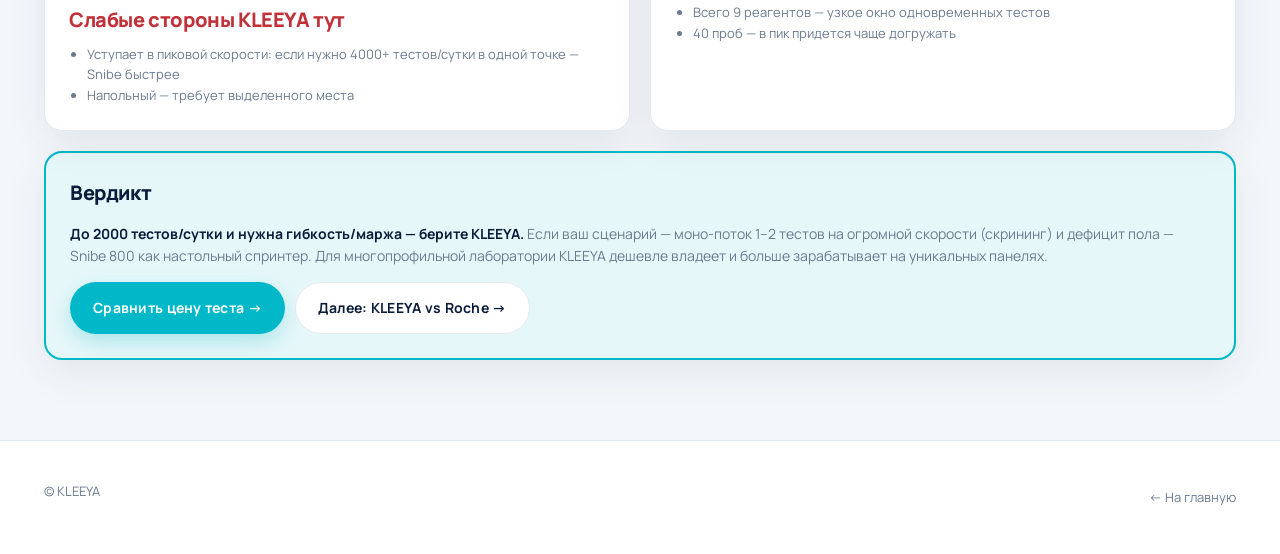
<file: compare-snibe.html>
<!DOCTYPE html>
<html lang="ru">
<head>
<meta charset="UTF-8">
<meta name="viewport" content="width=device-width, initial-scale=1.0">
<title>KLEEYA vs Snibe Maglumi 800 — сравнение CLIA анализаторов</title>
<link href="https://fonts.googleapis.com/css2?family=Manrope:wght@400;600;700;800&display=swap" rel="stylesheet">
<link rel="stylesheet" href="assets/style.css">
</head>
<body>
<header class="header"><div class="container header-inner"><a href="index.html" class="logo"><span class="logo-mark">K</span> KLEEYA <small>Diatron × BioVendor</small></a><nav class="nav"><a href="index.html#compare">← К сравнению</a><a href="index.html#specs">Характеристики</a></nav><a href="index.html#cta" class="btn btn-dark" style="padding:10px 16px">Запросить КП</a></div></header>
<div class="container breadcrumb"><a href="index.html">Главная</a> / <a href="index.html#compare">Сравнение</a> / KLEEYA vs Snibe Maglumi 800</div>
<section class="section" style="padding-top:12px">
  <div class="container">
    <div class="badge">🇭🇺 EU vs 🇨🇳 Китай • 120 vs 180 т/ч • Открытая vs Закрытая</div>
    <h1 style="margin-top:12px">KLEEYA <span style="color:var(--teal)">vs</span> Snibe Maglumi 800</h1>
    <p class="lead">Snibe выигрывает в паспортной скорости, KLEEYA — в открытости, емкости проб и европейской экономике. Разбираем, где 180 т/ч не спасает.</p>
    <div class="grid vs-grid" style="margin-top:22px">
      <div class="card card-pad" style="text-align:center"><img src="assets/kleeya-hero-real.png" alt="KLEEYA" style="height:180px;object-fit:contain;margin:0 auto"><h3>KLEEYA</h3><div class="muted" style="font-size:12px">120 т/ч • Открытая • 72 пробы • 16 реагентов</div></div>
      <div class="vs-center">VS</div>
      <div class="card card-pad" style="text-align:center"><img src="assets/compare/snibe-maglumi-800-chemiluminescence-immu-2.jpg" alt="Maglumi" style="height:180px;object-fit:contain;margin:0 auto;background:#F8FAFC;border-radius:12px;padding:10px"><h3>Snibe Maglumi 800</h3><div class="muted" style="font-size:12px">180 т/ч • Закрытая • 40 проб • 9 реагентов</div></div>
    </div>
    <div class="table-wrap" style="margin-top:22px">
      <table>
        <thead><tr><th>Параметр</th><th style="background:#E6F7F9;color:var(--navy)">KLEEYA (НПО)</th><th>Maglumi 800 (НПО)</th><th>Вывод</th></tr></thead>
        <tbody>
          <tr><td><b>Кол-во кювет</b></td><td><b>500</b></td><td>— (364 у X3)</td><td>KLEEYA +500 vs X3 364</td></tr>
          <tr><td><b>Пропускная спос.</b></td><td>120 т/ч</td><td><b class="pos">180 т/ч</b> (200 у X3, 180 у 2000, 280 у 4000plus)</td><td>Snibe +50% (X3 +66%)</td></tr>
          <tr><td><b>1-й результат</b></td><td>25 мин</td><td><b>17 мин</b></td><td>Snibe на 8 мин быстрее</td></tr>
          <tr><td><b>Пробы на борту</b></td><td><b class="pos">72</b></td><td>40 (72 у X3, 144 у 2000/4000plus)</td><td>KLEEYA +80% vs 800</td></tr>
          <tr><td><b>Реагенты на борту</b></td><td><b class="pos">16</b></td><td>9 (20 у X3, 25 у 2000/4000plus)</td><td>KLEEYA +78% vs 800</td></tr>
          <tr><td><b>Кюветы</b></td><td><b>500</b></td><td>— / 364 X3</td><td>KLEEYA больше</td></tr>
          <tr><td><b>Система</b></td><td><b class="pos">Открытая</b> (до 170 CE)</td><td>Закрытая, ABEI-метка, интегрир. наборы с калибраторами</td><td>KLEEYA — выбор</td></tr>
          <tr><td><b>Портфель</b></td><td>До 170 + уникальные (MxA, Alzheimer)</td><td>~150, но только Snibe</td><td class="neu">Сопоставимо по кол-ву, но у KLEEYA уникальные</td></tr>
          <tr><td><b>Метка / Стабильность</b></td><td>Акридиний, Dynamic Cap, до 56 дн</td><td>ABEI, стабильна в кислоте/щелочи, 4 недели калібр.</td><td class="pos">KLEEYA стабильнее на борту</td></tr>
          <tr><td><b>RFID / LIS / STAT</b></td><td>Да / Двунаправл. / Да в любую поз.</td><td>Да / Да / Да</td><td class="neu">Паритет</td></tr>
          <tr><td><b>Формат</b></td><td>Напольный 217 кг (267 кг в сборе, для РФ)</td><td>Настольный</td><td>Snibe компактнее</td></tr>
        </tbody>
      </table>
    </div>
    <div class="grid pros-cons" style="margin-top:20px">
      <div class="card card-pad"><h3 style="color:#0A8A5E">Почему KLEEYA выгоднее несмотря на 120 vs 180</h3><ul><li>16 реагентов vs 9 — держите больше панели без переставок; 72 пробы vs 40 — меньше простоев в пик</li><li>Открытая: миксуете BioVendor/Mikrogen, снижая цену теста и добавляя высокомаржинальные уникальные</li><li>500 кювет vs 240 — реальный walk-away на ночь</li><li>EU-сервис и CE IVD — тендеры, аккредитация, отсутствие валютной привязки к одному вендору</li></ul><h3 style="margin-top:16px;color:#C1313A">Слабые стороны KLEEYA тут</h3><ul><li>Уступает в пиковой скорости: если нужно 4000+ тестов/сутки в одной точке — Snibe быстрее</li><li>Напольный — требует выделенного места</li></ul></div>
      <div class="card card-pad"><h3 style="color:#0A8A5E">Сильные стороны Snibe 800</h3><ul><li>180 т/ч — топ в классе настольных</li><li>17 мин до результата, 24 ч готовность</li><li>Интегрир. наборы «все в одном» + калибраторы внутри</li><li>Компактный настольный → ставится на стол</li></ul><h3 style="margin-top:16px;color:#C1313A">Слабые стороны</h3><ul><li>Закрытость: только Snibe-наборы, нет уникальных EU-панелей</li><li>Всего 9 реагентов — узкое окно одновременных тестов</li><li>40 проб — в пик придется чаще догружать</li></ul></div>
    </div>
    <div class="card card-pad verdict" style="margin-top:20px"><h3>Вердикт</h3><p class="muted" style="font-size:14px"><b style="color:var(--navy)">До 2000 тестов/сутки и нужна гибкость/маржа — берите KLEEYA.</b> Если ваш сценарий — моно-поток 1–2 тестов на огромной скорости (скрининг) и дефицит пола — Snibe 800 как настольный спринтер. Для многопрофильной лаборатории KLEEYA дешевле владеет и больше зарабатывает на уникальных панелях.</p><div style="display:flex;gap:10px;margin-top:14px;flex-wrap:wrap"><a href="index.html#cta" class="btn btn-primary">Сравнить цену теста →</a><a href="compare-roche.html" class="btn btn-ghost">Далее: KLEEYA vs Roche →</a></div></div>
  </div>
</section>
<footer class="footer"><div class="container" style="display:flex;justify-content:space-between;gap:12px;flex-wrap:wrap"><span>© KLEEYA</span><a href="index.html">← На главную</a></div></footer>
</body>
</html>
</file>
<file: assets/style.css>
:root{
  --navy:#0B1D3A;
  --navy2:#0F2A52;
  --blue:#12365F;
  --teal:#00B8C8;
  --teal2:#0096A3;
  --accent:#00D1C2;
  --bg:#F4F7FA;
  --card:#FFFFFF;
  --muted:#6B7B8F;
  --text:#0B1D3A;
  --line:#E3E9F0;
  --radius:18px;
  --shadow:0 12px 40px rgba(11,29,58,.08);
  --shadow2:0 8px 24px rgba(11,29,58,.12);
}
*{box-sizing:border-box}
html{scroll-behavior:smooth}
body{margin:0;font-family:'Manrope','Inter',system-ui,-apple-system,Segoe UI,Roboto,Arial,sans-serif;color:var(--text);background:var(--bg);line-height:1.6;-webkit-font-smoothing:antialiased}
a{color:inherit;text-decoration:none}
img{max-width:100%;display:block}
.container{max-width:1240px;margin:0 auto;padding:0 24px}
.btn{display:inline-flex;align-items:center;justify-content:center;gap:8px;padding:14px 22px;border-radius:999px;font-weight:700;font-size:14px;letter-spacing:.02em;transition:.2s;border:1px solid transparent;cursor:pointer}
.btn-primary{background:var(--teal);color:#fff;box-shadow:0 8px 20px rgba(0,184,200,.25)}
.btn-primary:hover{background:var(--teal2);transform:translateY(-1px)}
.btn-ghost{background:#fff;color:var(--navy);border-color:var(--line)}
.btn-ghost:hover{border-color:var(--navy)}
.btn-dark{background:var(--navy);color:#fff}
.btn-dark:hover{background:var(--navy2)}
.badge{display:inline-flex;align-items:center;gap:6px;padding:6px 10px;border-radius:999px;background:#fff;border:1px solid var(--line);font-size:12px;font-weight:700;letter-spacing:.04em;color:var(--muted);text-transform:uppercase}
.badge-dot{width:8px;height:8px;border-radius:50%;background:var(--teal);box-shadow:0 0 0 6px rgba(0,184,200,.15)}
.section{padding:80px 0}
.section-dark{background:var(--navy);color:#fff}
.kicker{font-size:12px;font-weight:800;letter-spacing:.14em;text-transform:uppercase;color:var(--teal);margin-bottom:12px}
h1{font-size:48px;line-height:.95;letter-spacing:-.03em;font-weight:800;margin:0}
h2{font-size:38px;line-height:1.05;letter-spacing:-.03em;font-weight:800;margin:0 0 16px}
h3{font-size:20px;font-weight:800;letter-spacing:-.02em;margin:0}
.lead{font-size:18px;color:var(--muted);max-width:640px}
.grid{display:grid;gap:20px}
.card{background:var(--card);border:1px solid var(--line);border-radius:var(--radius);box-shadow:var(--shadow);overflow:hidden}
.card-pad{padding:24px}
.muted{color:var(--muted)}
.divider{height:1px;background:var(--line);margin:16px 0}
.table-wrap{overflow:auto;border-radius:14px;border:1px solid var(--line);background:#fff}
table{width:100%;border-collapse:collapse;font-size:14px}
th,td{padding:14px 16px;text-align:left;border-bottom:1px solid var(--line);vertical-align:top}
th{background:#F8FAFC;font-size:12px;letter-spacing:.08em;text-transform:uppercase;color:var(--muted);font-weight:800;white-space:nowrap}
td strong{font-weight:800}
tr:last-child td{border-bottom:0}
.pos{color:#0A8A5E;font-weight:800}
.neg{color:#C1313A;font-weight:800}
.neu{color:var(--muted)}
/* header */
.header{position:sticky;top:0;z-index:50;background:rgba(255,255,255,.86);backdrop-filter:saturate(1.4) blur(12px);border-bottom:1px solid rgba(11,29,58,.08)}
.header-inner{display:flex;align-items:center;justify-content:space-between;padding:14px 0;gap:20px}
.logo{display:flex;align-items:center;gap:12px;font-weight:900;letter-spacing:-.04em;font-size:22px;color:var(--navy)}
.logo-mark{width:36px;height:36px;border-radius:10px;background:var(--navy);color:#fff;display:grid;place-items:center;font-weight:900;font-size:16px;letter-spacing:-.06em}
.logo small{font-weight:600;font-size:11px;letter-spacing:.14em;text-transform:uppercase;color:var(--muted);display:block;margin-top:-4px}
.nav{display:flex;gap:22px;align-items:center;font-size:13px;font-weight:700;letter-spacing:.02em}
.nav a{color:var(--muted);transition:.2s}
.nav a:hover{color:var(--navy)}
.nav-cta{display:flex;gap:10px;align-items:center}
.mobile-toggle{display:none}
/* hero */
.hero{padding:32px 0 48px;background:linear-gradient(180deg,#fff 0%,#F4F7FA 100%);position:relative;overflow:hidden}
.hero-grid{display:grid;grid-template-columns:1.05fr .95fr;gap:40px;align-items:center}
.hero-copy{padding:18px 0}
.hero-title span{color:var(--teal)}
.hero-points{display:flex;flex-wrap:wrap;gap:10px;margin:22px 0 28px}
.point{display:flex;align-items:center;gap:10px;background:#fff;border:1px solid var(--line);border-radius:12px;padding:10px 12px;font-size:13px;font-weight:700;box-shadow:var(--shadow)}
.point i{width:32px;height:32px;border-radius:9px;background:#E6F7F9;color:var(--teal2);display:grid;place-items:center;font-style:normal}
.hero-ctas{display:flex;gap:12px;flex-wrap:wrap}
.hero-visual{position:relative;background:#fff;border:1px solid var(--line);border-radius:28px;padding:18px;box-shadow:var(--shadow2)}
.hero-visual img{border-radius:18px;background:#F8FAFC}
.hero-stats{position:absolute;left:-18px;bottom:22px;display:flex;gap:10px}
.stat-mini{background:var(--navy);color:#fff;border-radius:16px;padding:14px 16px;min-width:132px;box-shadow:var(--shadow2)}
.stat-mini b{font-size:20px;line-height:1;display:block}
.stat-mini span{font-size:11px;letter-spacing:.08em;text-transform:uppercase;opacity:.7}
.float-badge{position:absolute;right:22px;top:22px;background:#fff;border:1px solid var(--line);border-radius:999px;padding:8px 12px;display:flex;align-items:center;gap:8px;font-size:12px;font-weight:800;box-shadow:var(--shadow)}
.float-badge em{width:8px;height:8px;background:#12C47A;border-radius:50%}
.trustbar{border-top:1px solid var(--line);border-bottom:1px solid var(--line);background:#fff}
.trustbar-inner{display:flex;align-items:center;justify-content:space-between;gap:20px;padding:16px 0;flex-wrap:wrap}
.trustbar-inner span{font-size:11px;letter-spacing:.12em;text-transform:uppercase;font-weight:800;color:var(--muted)}
.logos{display:flex;gap:28px;align-items:center;flex-wrap:wrap;opacity:.9}
.logos b{font-size:13px;letter-spacing:.08em;text-transform:uppercase;color:var(--navy)}
.logos b i{font-style:normal;color:var(--teal)}
/* advantages */
.adv-grid{grid-template-columns:repeat(3,1fr)}
.adv-card{padding:24px;display:flex;flex-direction:column;gap:14px}
.adv-icon{width:44px;height:44px;border-radius:12px;background:var(--navy);color:#fff;display:grid;place-items:center;font-size:18px}
.adv-card p{margin:0;color:var(--muted);font-size:14px}
.adv-card ul{margin:0;padding-left:16px;color:var(--muted);font-size:13px}
/* how */
.how-grid{grid-template-columns:420px 1fr;gap:28px;align-items:start}
.steps{display:grid;gap:14px}
.step{display:flex;gap:16px;align-items:start;background:#fff;border:1px solid var(--line);border-radius:16px;padding:16px}
.step n{width:36px;height:36px;border-radius:10px;background:var(--teal);color:#fff;display:grid;place-items:center;font-weight:900;flex:0 0 36px}
.step p{margin:4px 0 0;color:var(--muted);font-size:13px}
/* portfolio */
.portfolio-grid{grid-template-columns:repeat(4,1fr)}
.port-card{padding:20px}
.port-card h4{margin:8px 0 6px;font-size:15px}
.port-card ul{margin:0;padding-left:16px;font-size:13px;color:var(--muted)}
.chip{display:inline-flex;padding:4px 8px;border-radius:999px;background:#EFF6FF;color:#1E40AF;font-size:11px;font-weight:800;letter-spacing:.06em;text-transform:uppercase}
/* market */
.market-grid{grid-template-columns:1.15fr .85fr;gap:24px}
.kpi-row{display:grid;grid-template-columns:repeat(3,1fr);gap:12px;margin-top:18px}
.kpi{background:#fff;border:1px solid var(--line);border-radius:16px;padding:16px}
.kpi b{font-size:22px;display:block;line-height:1}
.kpi span{font-size:11px;letter-spacing:.08em;text-transform:uppercase;color:var(--muted);font-weight:800}
.chart-card{padding:22px}
.legend{display:flex;gap:12px;flex-wrap:wrap;margin-top:10px;font-size:12px;font-weight:700;color:var(--muted)}
.legend i{width:10px;height:10px;border-radius:3px;display:inline-block}
/* compare preview */
.compare-grid{grid-template-columns:repeat(3,1fr)}
.compare-card{position:relative;padding:18px;display:flex;flex-direction:column;gap:14px;transition:.2s}
.compare-card:hover{transform:translateY(-3px);box-shadow:var(--shadow2)}
.compare-card img{height:150px;object-fit:contain;background:#F8FAFC;border-radius:12px;padding:10px;border:1px solid var(--line)}
.flag{font-size:12px}
.vs{position:absolute;right:18px;top:18px;background:var(--navy);color:#fff;font-size:11px;font-weight:900;letter-spacing:.08em;padding:5px 8px;border-radius:999px}
/* specs */
.specs-grid{grid-template-columns:1fr 1.2fr;gap:24px}
.spec-list{display:grid;gap:10px}
.spec{ display:flex;justify-content:space-between;gap:12px;padding:10px 12px;background:#F8FAFC;border:1px solid var(--line);border-radius:10px;font-size:13px}
.spec b{font-weight:800}
/* testimonials */
.testi-grid{grid-template-columns:repeat(3,1fr)}
.quote{padding:20px}
.quote p{font-size:13px;color:var(--muted);margin:10px 0}
.quote b{font-size:13px}
/* cta */
.cta{background:var(--navy);color:#fff;border-radius:28px;padding:36px;position:relative;overflow:hidden}
.cta:after{content:"";position:absolute;right:-40px;top:-40px;width:420px;height:420px;background:radial-gradient(closest-side,rgba(0,184,200,.25),transparent);pointer-events:none}
.form{display:grid;grid-template-columns:1fr 1fr;gap:12px;margin-top:18px}
.form input,.form select,.form textarea{width:100%;padding:13px 14px;border-radius:12px;border:1px solid rgba(255,255,255,.18);background:rgba(255,255,255,.08);color:#fff;outline:none;font-size:13px}
.form input::placeholder,.form textarea::placeholder{color:rgba(255,255,255,.6)}
.form button{grid-column:1 / -1}
.form small{grid-column:1/-1;color:rgba(255,255,255,.6);font-size:11px}
/* footer */
.footer{padding:40px 0;border-top:1px solid var(--line);background:#fff;color:var(--muted);font-size:13px}
.footer-grid{display:grid;grid-template-columns:1.4fr .8fr .8fr .9fr;gap:24px}
.footer h4{color:var(--navy);font-size:13px;letter-spacing:.08em;text-transform:uppercase;margin:0 0 12px}
.footer a{display:block;margin:6px 0;color:var(--muted)}
.footer a:hover{color:var(--navy)}
/* compare pages */
.breadcrumb{padding:14px 0;font-size:12px;font-weight:700;letter-spacing:.04em;color:var(--muted)}
.breadcrumb a{color:var(--teal2)}
.vs-grid{grid-template-columns:1fr auto 1fr;gap:20px;align-items:center}
.vs-center{width:64px;height:64px;border-radius:50%;background:var(--navy);color:#fff;display:grid;place-items:center;font-weight:900;letter-spacing:.1em}
.pros-cons{display:grid;grid-template-columns:1fr 1fr;gap:20px}
.pros-cons ul{margin:8px 0 0;padding-left:18px;font-size:13px;color:var(--muted)}
.verdict{border:2px solid var(--teal);background:#E6F7F9}
@media (max-width: 1020px){
  h1{font-size:36px}
  h2{font-size:28px}
  .hero-grid{grid-template-columns:1fr}
  .hero-stats{position:static;margin-top:12px}
  .adv-grid{grid-template-columns:1fr 1fr}
  .how-grid{grid-template-columns:1fr}
  .portfolio-grid{grid-template-columns:1fr 1fr}
  .market-grid{grid-template-columns:1fr}
  .compare-grid{grid-template-columns:1fr 1fr}
  .specs-grid{grid-template-columns:1fr}
  .testi-grid{grid-template-columns:1fr 1fr}
  .pros-cons{grid-template-columns:1fr}
  .vs-grid{grid-template-columns:1fr}
  .vs-center{margin:0 auto}
  .footer-grid{grid-template-columns:1fr 1fr}
  .nav{display:none}
  .mobile-toggle{display:flex}
}
@media (max-width:640px){
  .adv-grid,.portfolio-grid,.compare-grid,.testi-grid{grid-template-columns:1fr}
  .kpi-row{grid-template-columns:1fr}
  .form{grid-template-columns:1fr}
  .hero-ctas .btn{width:100%}
}
</file>
